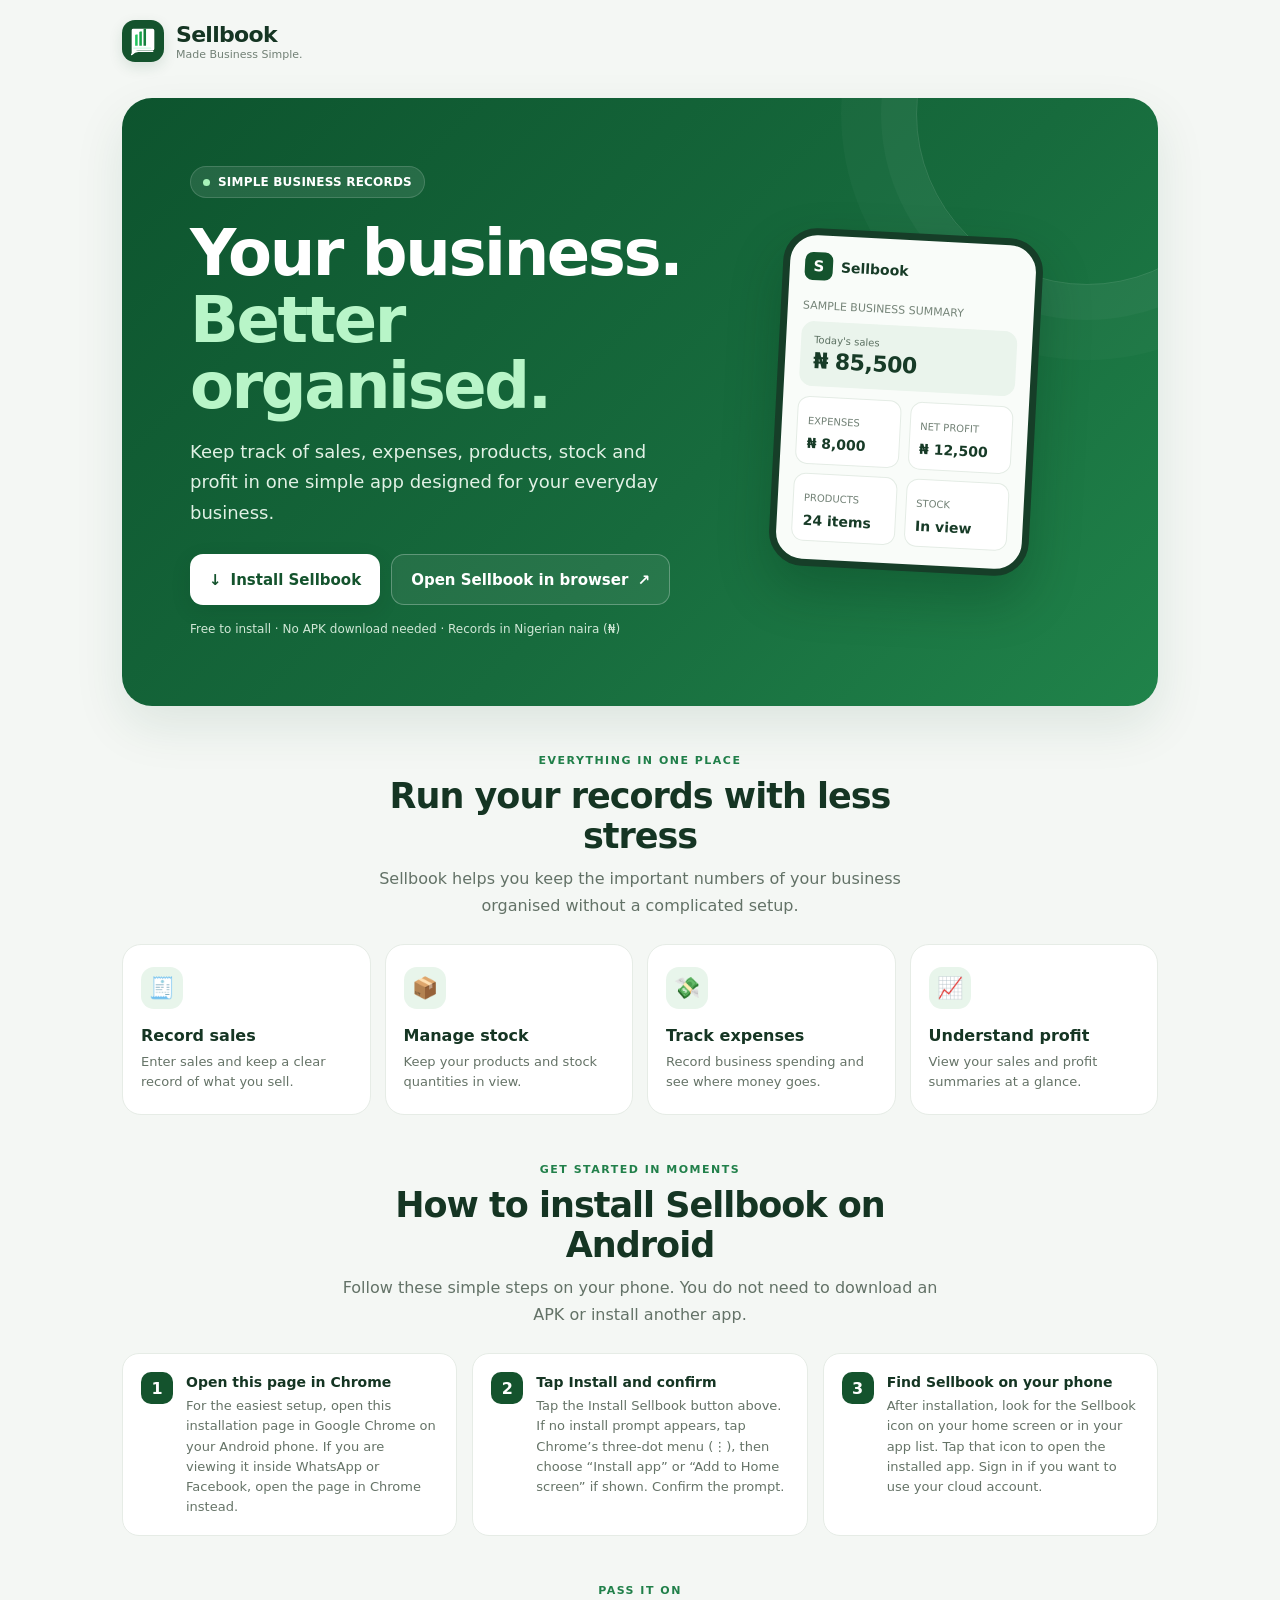
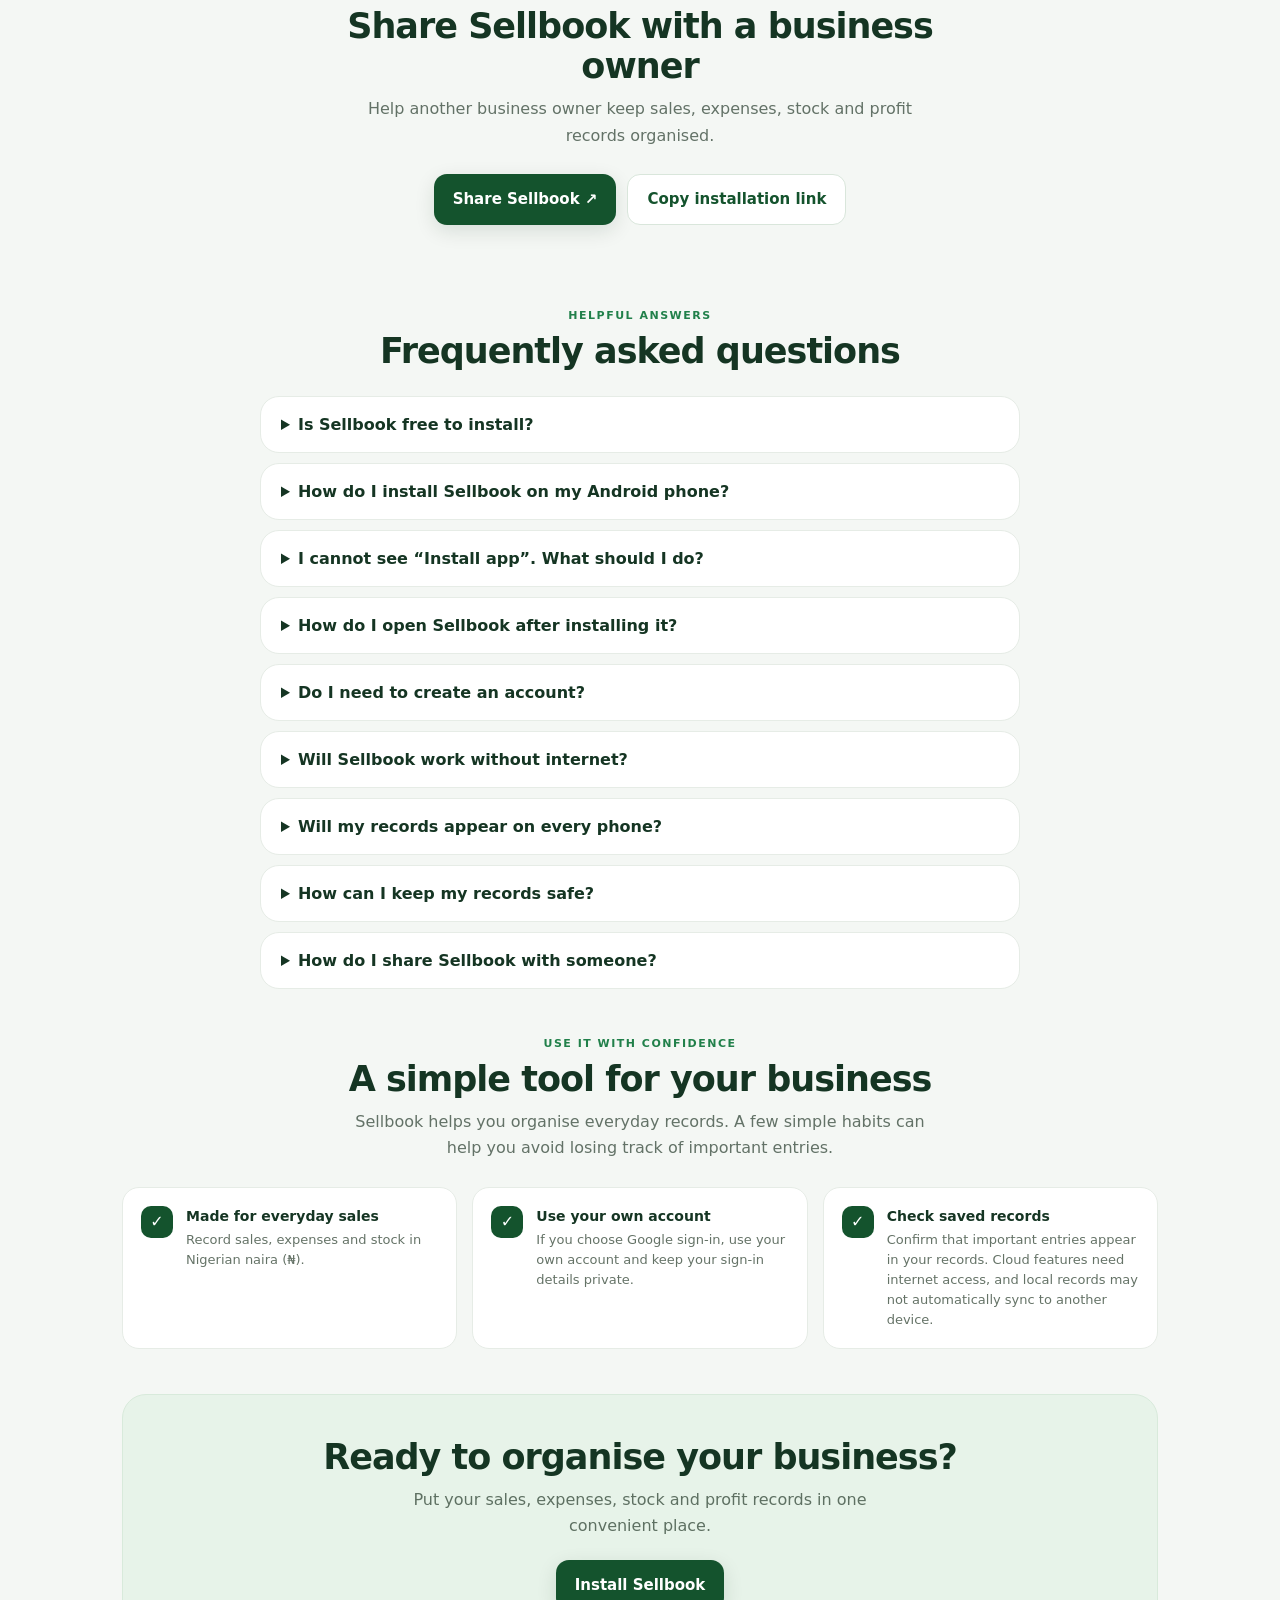
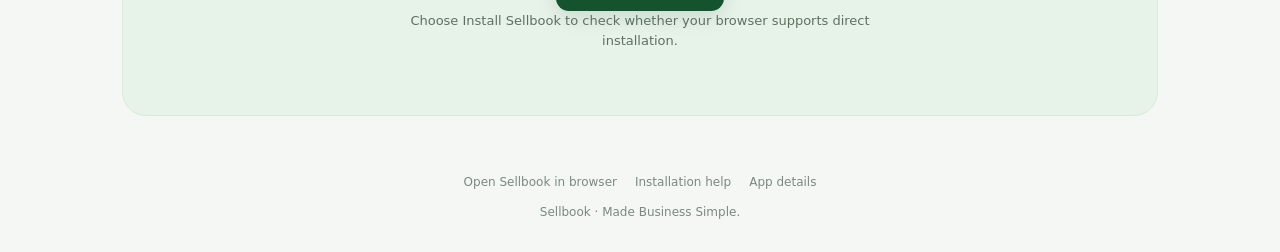
<file: install.html>
<!doctype html>
<html lang="en">
<head>
<meta charset="utf-8">
<meta name="viewport" content="width=device-width, initial-scale=1, viewport-fit=cover">
<meta name="theme-color" content="#14532d">
<meta name="description" content="Sellbook — Made Business Simple. Record sales, manage products and stock, track expenses and review business performance in one place.">
<meta property="og:type" content="website">
<meta property="og:title" content="Sellbook — Made Business Simple.">
<meta property="og:description" content="Made Business Simple. Keep sales, expenses, products, stock and profit organised in one straightforward app.">
<meta property="og:url" content="https://my-sales-book.vercel.app/install.html">
<meta name="twitter:card" content="summary">
<meta name="twitter:title" content="Sellbook — Made Business Simple.">
<meta name="twitter:description" content="Made Business Simple. Record sales, track expenses, manage stock and review business profit with Sellbook.">
<title>Install Sellbook — Made Business Simple.</title>
<link rel="manifest" href="./manifest.webmanifest">
<link rel="icon" href="./icons/icon.svg" type="image/svg+xml">
<style>
:root{font-family:Inter,ui-sans-serif,system-ui,-apple-system,BlinkMacSystemFont,"Segoe UI",sans-serif;color:#153523;background:#f4f7f4;font-synthesis:none;text-rendering:optimizeLegibility;-webkit-font-smoothing:antialiased}
*{box-sizing:border-box}
body{margin:0;min-height:100vh}
a{color:inherit}
.topbar{max-width:1080px;margin:auto;padding:20px 22px;display:flex;align-items:center;gap:12px}
.brand-icon{width:42px;height:42px;flex:none;border-radius:13px;overflow:hidden;box-shadow:0 5px 14px #14532d20}
.brand-icon svg{display:block;width:100%;height:100%}
.brand-name{font-weight:850;font-size:22px;letter-spacing:-.7px}
.brand-tag{font-size:11px;color:#718075;margin-top:1px}
main{max-width:1080px;margin:auto;padding:16px 22px 56px}
.hero{position:relative;overflow:hidden;border-radius:30px;background:linear-gradient(135deg,#0d542e 0%,#176b3d 58%,#20834a 100%);color:#fff;padding:clamp(28px,6vw,68px);display:grid;grid-template-columns:1.15fr .85fr;align-items:center;gap:32px;box-shadow:0 20px 50px #14532d1a}
.hero:after{content:"";position:absolute;width:340px;height:340px;border:1px solid #ffffff20;border-radius:50%;right:-100px;top:-155px;box-shadow:0 0 0 35px #ffffff08,0 0 0 75px #ffffff06;pointer-events:none}
.eyebrow{display:inline-flex;align-items:center;gap:8px;background:#ffffff18;border:1px solid #ffffff25;border-radius:999px;padding:8px 12px;font-size:12px;font-weight:700;letter-spacing:.2px}
.dot{width:7px;height:7px;border-radius:50%;background:#a7f3b9}
h1{font-size:clamp(37px,6vw,64px);line-height:1.04;letter-spacing:-2.4px;margin:22px 0 17px;max-width:590px}
h1 span{color:#b8f5c8}
.hero-copy{font-size:clamp(15px,2vw,18px);line-height:1.7;color:#e1f1e5;max-width:490px;margin:0 0 26px}
.actions{display:flex;flex-wrap:wrap;gap:11px}
.btn{min-height:51px;padding:14px 19px;border:0;border-radius:13px;display:inline-flex;align-items:center;justify-content:center;gap:9px;font:inherit;font-size:15px;font-weight:700;text-decoration:none;cursor:pointer;transition:transform .15s ease,background .15s ease}
.btn:active{transform:scale(.98)}
.btn-primary{background:#fff;color:#14532d;box-shadow:0 6px 20px #062d171f}
.btn-secondary{background:#ffffff12;border:1px solid #ffffff45;color:#fff}
.hero-note{font-size:12px;color:#d1e8d7;margin:15px 0 0;line-height:1.5}
.phone-wrap{display:flex;justify-content:center;align-items:center;min-height:260px;position:relative;z-index:1}
.phone{width:min(100%,260px);background:#f9fcf9;border:7px solid #163e28;border-radius:34px;padding:17px 15px 18px;color:#173b27;box-shadow:0 24px 50px #032c1745;transform:rotate(3deg)}
.phone-top{display:flex;align-items:center;gap:8px;font-weight:800;font-size:14px;margin-bottom:19px}
.mini-logo{width:28px;height:28px;background:#14532d;color:#fff;border-radius:8px;display:grid;place-items:center;font-size:15px}
.phone-caption{font-size:11px;color:#758478;margin-bottom:9px}
.stat{background:#eaf4ec;border-radius:13px;padding:13px;margin-bottom:10px}
.stat-label{font-size:10px;color:#5c7162}
.stat-value{font-size:22px;font-weight:850;letter-spacing:-.5px;margin-top:3px}
.mini-grid{display:grid;grid-template-columns:1fr 1fr;gap:9px}
.mini-tile{padding:12px 10px;background:#fff;border:1px solid #e4ece5;border-radius:12px}
.mini-tile strong{display:block;font-size:14px;margin-top:7px}
.mini-tile span{font-size:10px;color:#718075}
.section{padding:48px 0 0}
.section-heading{text-align:center;max-width:600px;margin:0 auto 25px}
.kicker{font-size:11px;text-transform:uppercase;letter-spacing:1.5px;font-weight:800;color:#21804a}
h2{font-size:clamp(25px,4vw,35px);letter-spacing:-1px;margin:9px 0 10px}
.section-heading p{margin:0;color:#637267;line-height:1.65}
.features{display:grid;grid-template-columns:repeat(4,1fr);gap:14px}
.feature{background:#fff;border:1px solid #e6ece6;border-radius:19px;padding:22px 18px;min-height:166px}
.feature-icon{width:42px;height:42px;border-radius:13px;background:#e8f5eb;display:grid;place-items:center;font-size:21px;margin-bottom:17px}
.feature h3{font-size:16px;margin:0 0 7px}
.feature p{font-size:13px;color:#657367;line-height:1.55;margin:0}
.steps{display:grid;grid-template-columns:repeat(3,1fr);gap:15px}
.step{display:flex;gap:13px;background:#fff;border:1px solid #e6ece6;border-radius:17px;padding:18px}
.step-num{flex:none;width:32px;height:32px;border-radius:10px;background:#14532d;color:white;display:grid;place-items:center;font-weight:800}
.step h3{font-size:14px;margin:2px 0 6px}
.step p{font-size:13px;color:#657367;line-height:1.55;margin:0}
.final-cta{margin-top:45px;background:#e7f3e9;border:1px solid #d8eadb;border-radius:24px;padding:clamp(25px,5vw,42px);text-align:center}
.final-cta h2{margin-top:0}
.final-cta p{color:#5e7062;line-height:1.6;margin:0 auto 21px;max-width:520px}
.final-cta .btn-primary{background:#14532d;color:white}
.status{min-height:22px;font-size:13px;line-height:1.55;color:#526c59;margin:14px auto 0;max-width:560px}
footer{max-width:1080px;margin:auto;padding:0 22px 30px;text-align:center;color:#7b897e;font-size:12px;line-height:1.7}
.footer-links{display:flex;justify-content:center;gap:18px;flex-wrap:wrap;margin-bottom:9px}
.footer-links a{text-decoration:none}
.footer-links a:hover{text-decoration:underline}
.mobile-install-bar{display:none}
details[open] summary{color:#14532d}
summary:focus-visible,a:focus-visible,button:focus-visible{outline:3px solid #70bd88;outline-offset:3px}
@media(max-width:760px){.hero{grid-template-columns:1fr;gap:12px;padding:30px 24px}.hero-copy{max-width:540px}.phone-wrap{min-height:220px;margin-top:10px}.phone{width:225px}.features{grid-template-columns:repeat(2,1fr)}.steps{grid-template-columns:1fr}.section{padding-top:39px}h1{letter-spacing:-1.7px}}
@media(max-width:390px){main{padding-left:14px;padding-right:14px}.topbar{padding-left:17px;padding-right:17px}.hero{padding:26px 19px;border-radius:24px}.features{gap:9px}.feature{padding:17px 14px}.actions .btn{width:100%}}
@media(max-width:600px){body{padding-bottom:76px}.mobile-install-bar{position:fixed;z-index:10;left:0;right:0;bottom:0;display:flex;align-items:center;gap:12px;padding:10px 14px calc(10px + env(safe-area-inset-bottom));background:#ffffffed;backdrop-filter:blur(12px);border-top:1px solid #dfe8e0;box-shadow:0 -8px 24px #163d2510}.mobile-install-copy{font-size:12px;line-height:1.3;color:#536657;flex:1}.mobile-install-copy strong{display:block;color:#173b27;font-size:14px}.mobile-install-bar .btn{min-height:43px;padding:11px 14px;font-size:13px;white-space:nowrap}}
@media(prefers-reduced-motion:reduce){*{transition:none!important}}
</style>
</head>
<body>
<header class="topbar">
 <div class="brand-icon" aria-hidden="true"><svg xmlns="http://www.w3.org/2000/svg" viewBox="0 0 512 512"><rect width="512" height="512" rx="112" fill="#14532d"/><path d="M118 126Q118 108 138 108H374Q394 108 394 128V350Q394 370 374 370H198Q174 370 158 389L118 420Z" fill="#fff"/><path d="M160 315V190Q160 178 172 178H191V315Z" fill="#22c55e"/><path d="M211 315V153Q211 141 223 141H242V315Z" fill="#16a34a"/><path d="M262 315V120Q262 108 274 108H293V315Z" fill="#15803d"/><path d="M143 342H350" fill="none" stroke="#d1fae5" stroke-width="14" stroke-linecap="round"/><path d="M118 420Q155 381 198 381H374" fill="none" stroke="#fff" stroke-width="19" stroke-linecap="round" stroke-linejoin="round"/></svg></div>
 <div><div class="brand-name">Sellbook</div><div class="brand-tag">Made Business Simple.</div></div>
</header>
<main>
 <section class="hero" aria-labelledby="hero-title">
  <div>
   <div class="eyebrow"><span class="dot"></span> SIMPLE BUSINESS RECORDS</div>
   <h1 id="hero-title">Your business.<br><span>Better organised.</span></h1>
   <p class="hero-copy">Keep track of sales, expenses, products, stock and profit in one simple app designed for your everyday business.</p>
   <div class="actions">
    <button class="btn btn-primary" id="install-top" type="button"><span aria-hidden="true">↓</span> Install Sellbook</button>
    <a class="btn btn-secondary" href="./">Open Sellbook in browser <span aria-hidden="true">↗</span></a>
   </div>
   <p class="hero-note">Free to install · No APK download needed · Records in Nigerian naira (₦)</p>
  </div>
  <div class="phone-wrap" aria-label="Illustration of the Sellbook app on a phone">
   <div class="phone">
    <div class="phone-top"><div class="mini-logo">S</div> Sellbook</div>
    <div class="phone-caption">SAMPLE BUSINESS SUMMARY</div>
    <div class="stat"><div class="stat-label">Today's sales</div><div class="stat-value">₦ 85,500</div></div>
    <div class="mini-grid">
     <div class="mini-tile"><span>EXPENSES</span><strong>₦ 8,000</strong></div>
     <div class="mini-tile"><span>NET PROFIT</span><strong>₦ 12,500</strong></div>
     <div class="mini-tile"><span>PRODUCTS</span><strong>24 items</strong></div>
     <div class="mini-tile"><span>STOCK</span><strong>In view</strong></div>
    </div>
   </div>
  </div>
 </section>
 <section class="section" aria-labelledby="features-title">
  <div class="section-heading"><div class="kicker">Everything in one place</div><h2 id="features-title">Run your records with less stress</h2><p>Sellbook helps you keep the important numbers of your business organised without a complicated setup.</p></div>
  <div class="features">
   <article class="feature"><div class="feature-icon" aria-hidden="true">🧾</div><h3>Record sales</h3><p>Enter sales and keep a clear record of what you sell.</p></article>
   <article class="feature"><div class="feature-icon" aria-hidden="true">📦</div><h3>Manage stock</h3><p>Keep your products and stock quantities in view.</p></article>
   <article class="feature"><div class="feature-icon" aria-hidden="true">💸</div><h3>Track expenses</h3><p>Record business spending and see where money goes.</p></article>
   <article class="feature"><div class="feature-icon" aria-hidden="true">📈</div><h3>Understand profit</h3><p>View your sales and profit summaries at a glance.</p></article>
  </div>
 </section>
 <section class="section" aria-labelledby="steps-title">
  <div class="section-heading"><div class="kicker">Get started in moments</div><h2 id="steps-title">How to install Sellbook on Android</h2><p>Follow these simple steps on your phone. You do not need to download an APK or install another app.</p></div>
  <div class="steps">
   <article class="step"><div class="step-num">1</div><div><h3>Open this page in Chrome</h3><p>For the easiest setup, open this installation page in Google Chrome on your Android phone. If you are viewing it inside WhatsApp or Facebook, open the page in Chrome instead.</p></div></article>
   <article class="step"><div class="step-num">2</div><div><h3>Tap Install and confirm</h3><p>Tap the Install Sellbook button above. If no install prompt appears, tap Chrome’s three-dot menu (⋮), then choose “Install app” or “Add to Home screen” if shown. Confirm the prompt.</p></div></article>
   <article class="step"><div class="step-num">3</div><div><h3>Find Sellbook on your phone</h3><p>After installation, look for the Sellbook icon on your home screen or in your app list. Tap that icon to open the installed app. Sign in if you want to use your cloud account.</p></div></article>
  </div>
 </section>
 <section class="section" aria-labelledby="share-title">
  <div class="section-heading"><div class="kicker">Pass it on</div><h2 id="share-title">Share Sellbook with a business owner</h2><p>Help another business owner keep sales, expenses, stock and profit records organised.</p></div>
  <div class="actions" style="justify-content:center">
   <button class="btn btn-primary" id="share-sellbook" type="button" style="background:#14532d;color:white">Share Sellbook ↗</button>
   <button class="btn" id="copy-link" type="button" style="background:#fff;color:#14532d;border:1px solid #d9e6db">Copy installation link</button>
  </div>
  <p class="status" id="share-status" role="status" aria-live="polite"></p>
 </section>
 <section class="section" id="faq" aria-labelledby="faq-title">
  <div class="section-heading"><div class="kicker">Helpful answers</div><h2 id="faq-title">Frequently asked questions</h2></div>
  <div style="max-width:760px;margin:auto;display:grid;gap:10px">
   <details class="feature" style="min-height:0;padding:18px 20px"><summary style="font-weight:750;cursor:pointer">Is Sellbook free to install?</summary><p style="margin:12px 0 0">Yes, installing Sellbook from this page is free. It is a web app, so you do not need to download an APK file. Your phone or browser may use mobile data while loading the page or using online features.</p></details>
   <details class="feature" style="min-height:0;padding:18px 20px"><summary style="font-weight:750;cursor:pointer">How do I install Sellbook on my Android phone?</summary><p style="margin:12px 0 0">Open this page in Google Chrome. Tap “Install Sellbook” and follow the prompt. If the button does not bring up a prompt, open Chrome’s three-dot menu (⋮) and look for “Install app” or “Add to Home screen”. The wording can vary by phone and browser. If neither option appears, update Chrome if possible and try again from the main Chrome browser.</p></details>
   <details class="feature" style="min-height:0;padding:18px 20px"><summary style="font-weight:750;cursor:pointer">I cannot see “Install app”. What should I do?</summary><p style="margin:12px 0 0">First, make sure you opened the installation page in Chrome rather than inside another app. Then check Chrome’s ⋮ menu for “Install app” or “Add to Home screen”. If the options are still missing, your browser or current page session may not support installation. You can still use Sellbook in your browser.</p></details>
   <details class="feature" style="min-height:0;padding:18px 20px"><summary style="font-weight:750;cursor:pointer">How do I open Sellbook after installing it?</summary><p style="margin:12px 0 0">Return to your phone’s home screen or app list and tap the Sellbook icon. A normal website link may open in Chrome instead of switching to the installed app. To launch the installed version, use its icon.</p></details>
   <details class="feature" style="min-height:0;padding:18px 20px"><summary style="font-weight:750;cursor:pointer">Do I need to create an account?</summary><p style="margin:12px 0 0">You can open the app and see the available options. To use the cloud account features, sign in with Google inside Sellbook. Make sure you use the Google account you intend to use for your business records.</p></details>
   <details class="feature" style="min-height:0;padding:18px 20px"><summary style="font-weight:750;cursor:pointer">Will Sellbook work without internet?</summary><p style="margin:12px 0 0">Some parts of a web app may load if they were saved on your device, but cloud sign-in, cloud records and synchronisation require an internet connection. Do not rely on offline use for important transactions unless you have tested the exact features on your phone. Reconnect to use cloud features.</p></details>
   <details class="feature" style="min-height:0;padding:18px 20px"><summary style="font-weight:750;cursor:pointer">Will my records appear on every phone?</summary><p style="margin:12px 0 0">Cloud records are associated with the account you sign in with. Records saved only in a browser on one device may remain separate from cloud records and may not automatically appear on another phone. Use the correct account and confirm that a record has saved successfully.</p></details>
   <details class="feature" style="min-height:0;padding:18px 20px"><summary style="font-weight:750;cursor:pointer">How can I keep my records safe?</summary><p style="margin:12px 0 0">Keep your phone and Google account secure, never share your password, and check that important entries have saved. If the app offers an export or backup option, make a backup regularly and store it somewhere safe. Do not assume installing the app automatically backs up every record.</p></details>
   <details class="feature" style="min-height:0;padding:18px 20px"><summary style="font-weight:750;cursor:pointer">How do I share Sellbook with someone?</summary><p style="margin:12px 0 0">Tap “Share Sellbook” and choose WhatsApp or another app. Or tap “Copy installation link” and paste the link into a message. The person receiving it can open the page on their own phone and install Sellbook.</p></details>
  </div>
 </section>
 <section class="section" aria-labelledby="privacy-title">
  <div class="section-heading"><div class="kicker">Use it with confidence</div><h2 id="privacy-title">A simple tool for your business</h2><p>Sellbook helps you organise everyday records. A few simple habits can help you avoid losing track of important entries.</p></div>
  <div class="steps">
   <article class="step"><div class="step-num" aria-hidden="true">✓</div><div><h3>Made for everyday sales</h3><p>Record sales, expenses and stock in Nigerian naira (₦).</p></div></article>
   <article class="step"><div class="step-num" aria-hidden="true">✓</div><div><h3>Use your own account</h3><p>If you choose Google sign-in, use your own account and keep your sign-in details private.</p></div></article>
   <article class="step"><div class="step-num" aria-hidden="true">✓</div><div><h3>Check saved records</h3><p>Confirm that important entries appear in your records. Cloud features need internet access, and local records may not automatically sync to another device.</p></div></article>
  </div>
 </section>
 <section class="final-cta" aria-labelledby="cta-title">
  <h2 id="cta-title">Ready to organise your business?</h2>
  <p>Put your sales, expenses, stock and profit records in one convenient place.</p>
  <button class="btn btn-primary" id="install-bottom" type="button">Install Sellbook</button>
  <p class="status" id="status" role="status" aria-live="polite">Choose Install Sellbook to check whether your browser supports direct installation.</p>
  <a id="open-after-install" href="./" style="display:none;font-weight:700;color:#14532d">Open Sellbook</a>
 </section>
</main>
<div class="mobile-install-bar" aria-label="Quick install">
 <div class="mobile-install-copy"><strong>Get Sellbook on your phone</strong>Free to install</div>
 <button class="btn btn-primary" id="install-mobile" type="button" style="background:#14532d;color:#fff">Install app</button>
</div>
<footer>
 <div class="footer-links"><a href="./">Open Sellbook in browser</a><a href="#faq">Installation help</a><a href="https://my-sales-book.vercel.app/manifest.webmanifest">App details</a></div>
 <div>Sellbook · Made Business Simple.</div>
</footer>
<script>
let deferredInstallPrompt = null;
const status = document.getElementById('status');
const installButtons = [document.getElementById('install-top'), document.getElementById('install-bottom'), document.getElementById('install-mobile')];
const openAfterInstall = document.getElementById('open-after-install');
const isInstalled = () => window.matchMedia('(display-mode: standalone)').matches || window.navigator.standalone === true;
function showInstalledState(){
 if(isInstalled()){
  installButtons.forEach(button => { button.textContent = 'Sellbook is installed'; button.disabled = true; button.style.opacity = '.75'; });
  status.textContent = 'Sellbook is already installed on this device. You can open it now.';
  openAfterInstall.style.display = 'inline-block';
 }
}
window.addEventListener('beforeinstallprompt', event => {
 event.preventDefault();
 deferredInstallPrompt = event;
 status.textContent = 'Your browser supports direct installation. Tap Install Sellbook to continue.';
});
async function installSellbook(){
 if(isInstalled()){ showInstalledState(); return; }
 if(deferredInstallPrompt){
  deferredInstallPrompt.prompt();
  const result = await deferredInstallPrompt.userChoice;
  status.textContent = result.outcome === 'accepted' ? 'Installation accepted. Wait for your phone to finish, then look for the Sellbook icon on your home screen or in your app list.' : 'Installation was cancelled. You can try again whenever you are ready, or use Chrome’s ⋮ menu and look for “Install app” or “Add to Home screen”.';
  deferredInstallPrompt = null;
  return;
 }
 status.textContent = 'To install: open this page in Chrome, tap the three dots (⋮), then choose “Install app” or “Add to Home screen”. If neither option appears, your browser may not currently offer installation.';
}
installButtons.forEach(button => button.addEventListener('click', installSellbook));
window.addEventListener('appinstalled', () => {
 status.textContent = 'Sellbook was installed successfully. Open it from your home screen.';
 openAfterInstall.style.display = 'inline-block';
 installButtons.forEach(button => { button.textContent = 'Sellbook is installed'; button.disabled = true; });
});
showInstalledState();

const installPageUrl = 'https://my-sales-book.vercel.app/install.html';
const shareStatus = document.getElementById('share-status');
document.getElementById('share-sellbook').addEventListener('click', async () => {
 const shareData = {title:'Sellbook', text:'Sellbook — Made Business Simple. Record sales, expenses, stock and business profit in one simple app.', url:installPageUrl};
 try {
  if (navigator.share) { await navigator.share(shareData); shareStatus.textContent='Choose an app or contact to share Sellbook.'; }
  else { await navigator.clipboard.writeText(installPageUrl); shareStatus.textContent='Installation link copied. Paste it into WhatsApp or any message.'; }
 } catch (error) {
  if (error && error.name !== 'AbortError') shareStatus.textContent='You can copy the link below and send it to anyone: ' + installPageUrl;
 }
});
document.getElementById('copy-link').addEventListener('click', async () => {
 try { await navigator.clipboard.writeText(installPageUrl); shareStatus.textContent='Installation link copied. Paste it into WhatsApp, Facebook or a message.'; }
 catch (error) { shareStatus.textContent='Copy this link: ' + installPageUrl; }
});
</script>
</body>
</html>
</file>
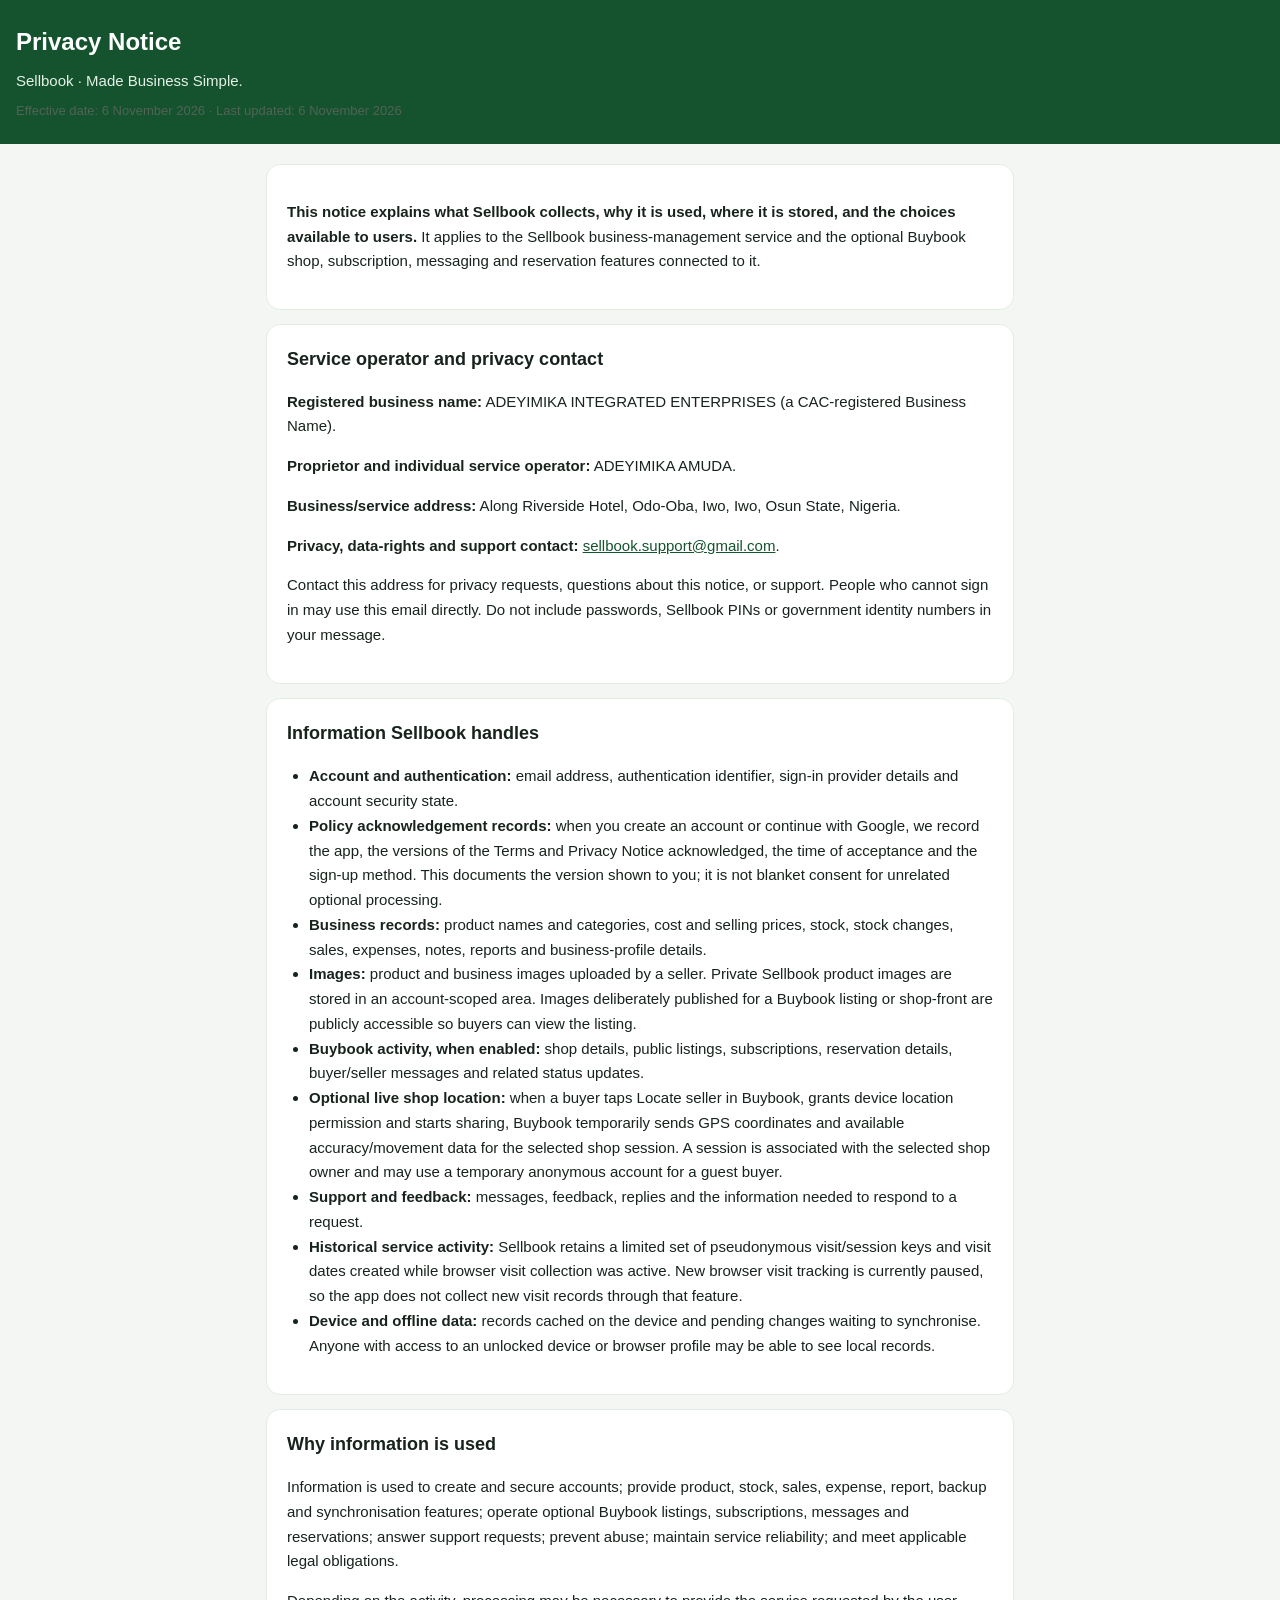
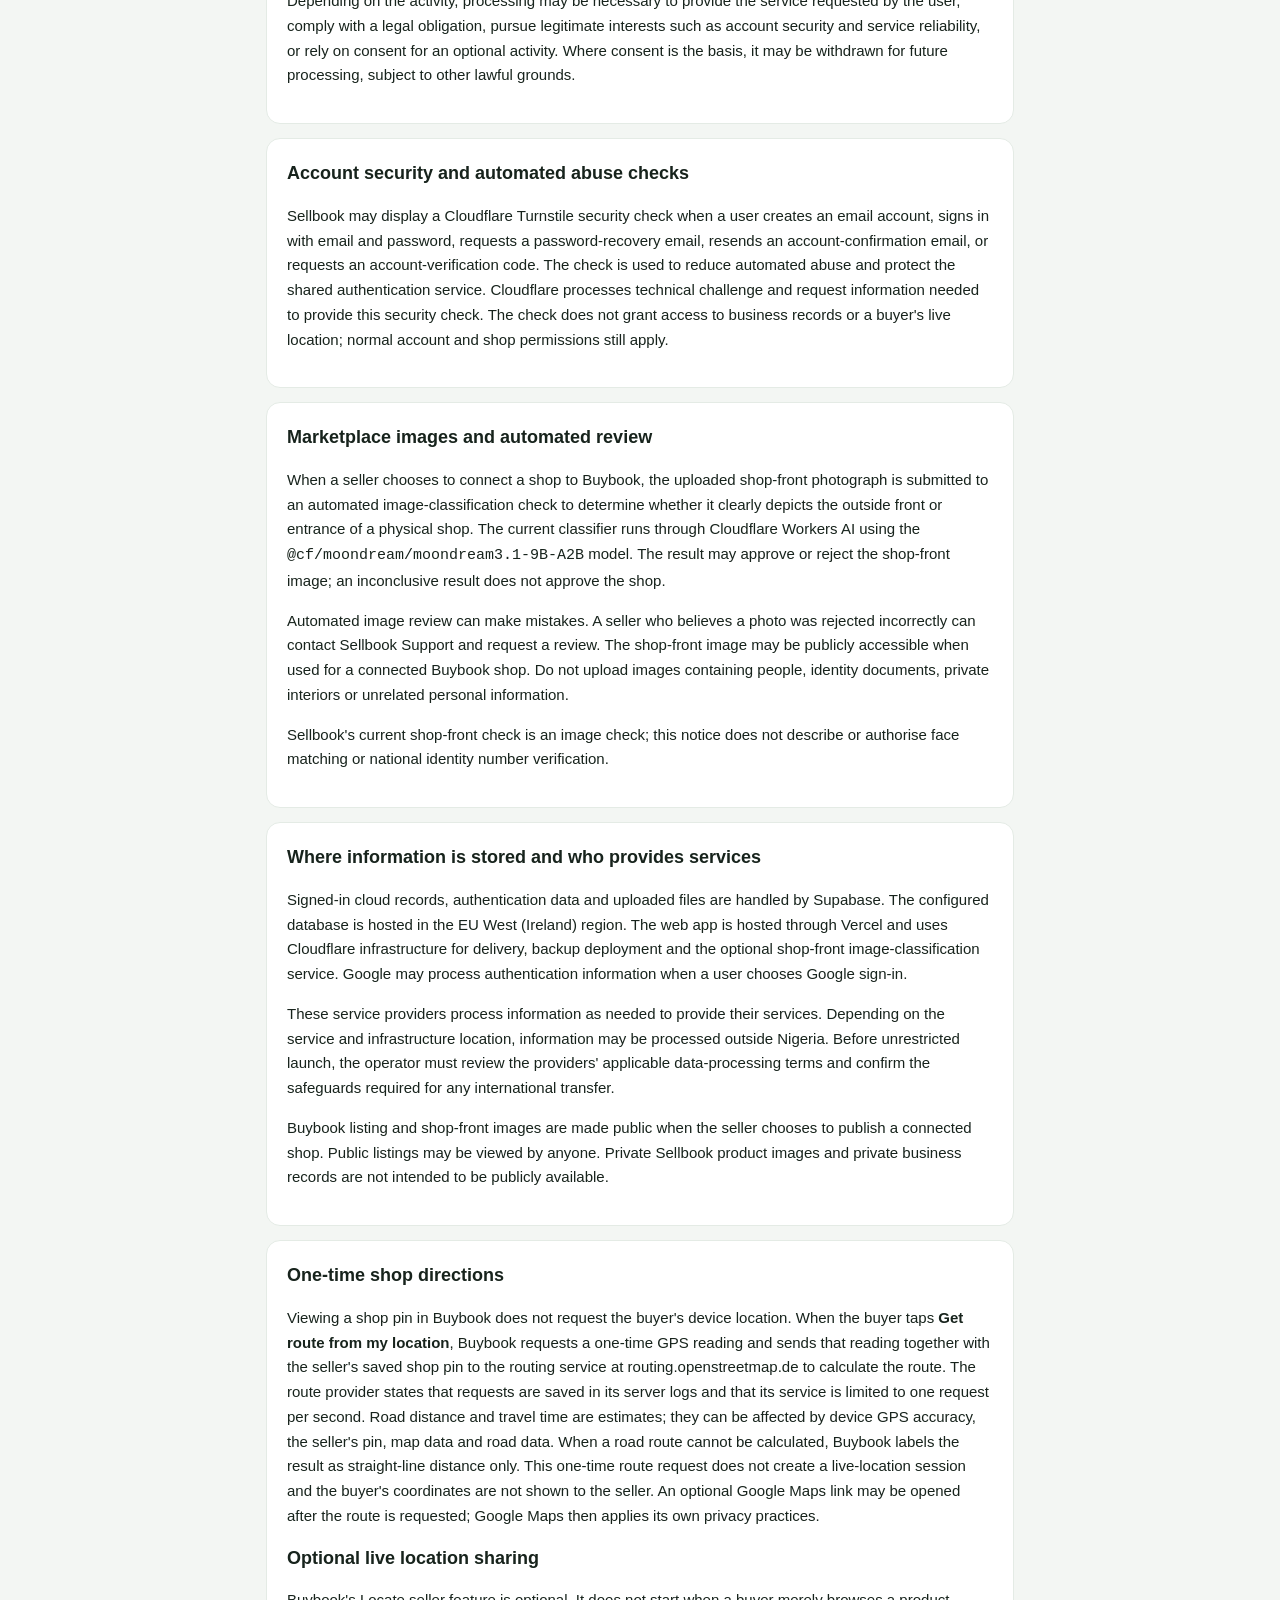
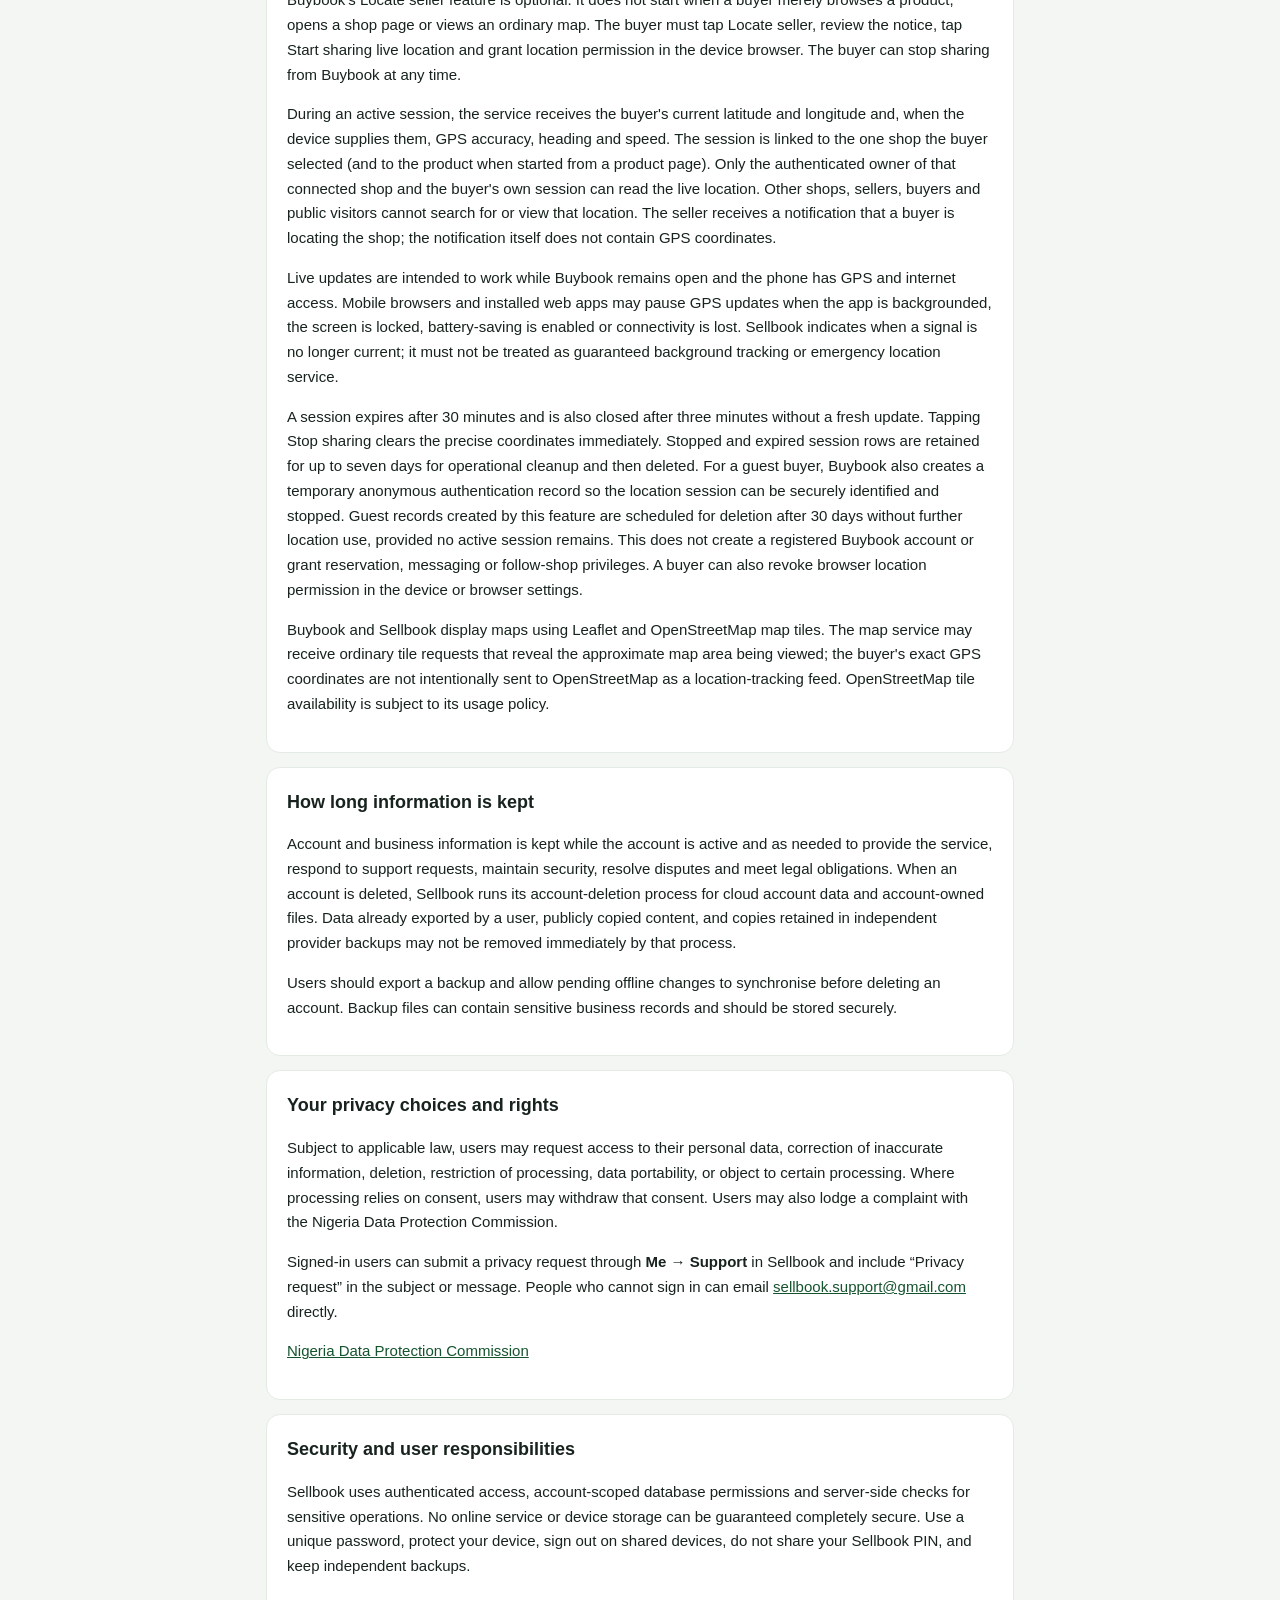
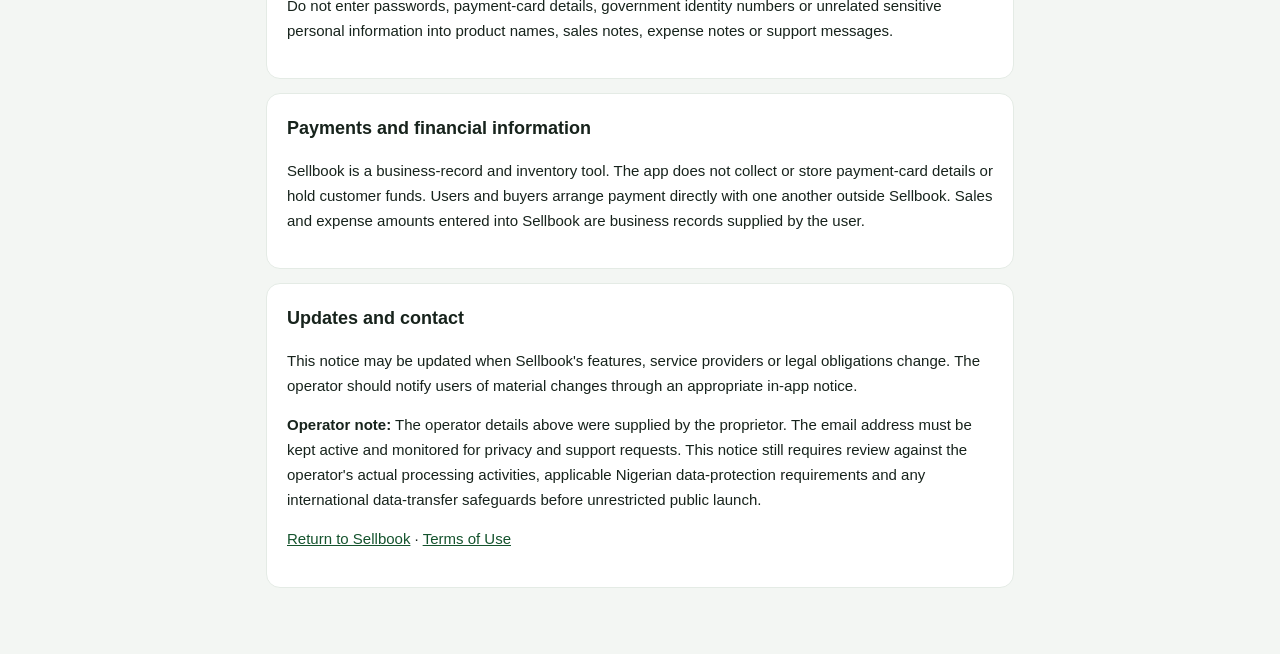
<file: privacy.html>
<!doctype html>
<html lang="en">
<head>
<meta charset="utf-8">
<meta name="viewport" content="width=device-width,initial-scale=1">
<meta name="theme-color" content="#14532d">
<meta name="description" content="How Sellbook handles account, business, support and marketplace information.">
<title>Privacy Notice · Sellbook</title>
<style>
:root{font-family:Arial,sans-serif;color:#17231c;background:#f3f6f3}*{box-sizing:border-box}body{margin:0;line-height:1.65}header{background:#14532d;color:#fff;padding:22px 16px}header p{margin:7px 0 0;color:#e5f1e8}main{max-width:780px;margin:20px auto;padding:0 16px 34px}.card{background:#fff;border:1px solid #e4ebe5;border-radius:14px;padding:20px;margin-bottom:14px}h1{font-size:24px;margin:0}h2{font-size:18px;margin:0 0 10px}p,li{font-size:15px}ul{padding-left:22px}a{color:#14532d}small{color:#526358}.notice{border-left:4px solid #b7791f;background:#fff8e8}.notice strong{color:#754b13}.meta{font-size:13px;color:#526358}
</style>
</head>
<body>
<header><h1>Privacy Notice</h1><p>Sellbook · Made Business Simple.</p><p class="meta">Effective date: 6 November 2026 · Last updated: 6 November 2026</p></header>
<main>
<section class="card">
<p><strong>This notice explains what Sellbook collects, why it is used, where it is stored, and the choices available to users.</strong> It applies to the Sellbook business-management service and the optional Buybook shop, subscription, messaging and reservation features connected to it.</p>
</section>
<section class="card">
<h2>Service operator and privacy contact</h2>
<p><strong>Registered business name:</strong> ADEYIMIKA INTEGRATED ENTERPRISES (a CAC-registered Business Name).</p>
<p><strong>Proprietor and individual service operator:</strong> ADEYIMIKA AMUDA.</p>
<p><strong>Business/service address:</strong> Along Riverside Hotel, Odo-Oba, Iwo, Iwo, Osun State, Nigeria.</p>
<p><strong>Privacy, data-rights and support contact:</strong> <a href="mailto:sellbook.support@gmail.com">sellbook.support@gmail.com</a>.</p>
<p>Contact this address for privacy requests, questions about this notice, or support. People who cannot sign in may use this email directly. Do not include passwords, Sellbook PINs or government identity numbers in your message.</p>
</section>
<section class="card">
<h2>Information Sellbook handles</h2>
<ul>
<li><strong>Account and authentication:</strong> email address, authentication identifier, sign-in provider details and account security state.</li>
<li><strong>Policy acknowledgement records:</strong> when you create an account or continue with Google, we record the app, the versions of the Terms and Privacy Notice acknowledged, the time of acceptance and the sign-up method. This documents the version shown to you; it is not blanket consent for unrelated optional processing.</li>
<li><strong>Business records:</strong> product names and categories, cost and selling prices, stock, stock changes, sales, expenses, notes, reports and business-profile details.</li>
<li><strong>Images:</strong> product and business images uploaded by a seller. Private Sellbook product images are stored in an account-scoped area. Images deliberately published for a Buybook listing or shop-front are publicly accessible so buyers can view the listing.</li>
<li><strong>Buybook activity, when enabled:</strong> shop details, public listings, subscriptions, reservation details, buyer/seller messages and related status updates.</li>
<li><strong>Optional live shop location:</strong> when a buyer taps Locate seller in Buybook, grants device location permission and starts sharing, Buybook temporarily sends GPS coordinates and available accuracy/movement data for the selected shop session. A session is associated with the selected shop owner and may use a temporary anonymous account for a guest buyer.</li>
<li><strong>Support and feedback:</strong> messages, feedback, replies and the information needed to respond to a request.</li>
<li><strong>Historical service activity:</strong> Sellbook retains a limited set of pseudonymous visit/session keys and visit dates created while browser visit collection was active. New browser visit tracking is currently paused, so the app does not collect new visit records through that feature.</li>
<li><strong>Device and offline data:</strong> records cached on the device and pending changes waiting to synchronise. Anyone with access to an unlocked device or browser profile may be able to see local records.</li>
</ul>
</section>
<section class="card">
<h2>Why information is used</h2>
<p>Information is used to create and secure accounts; provide product, stock, sales, expense, report, backup and synchronisation features; operate optional Buybook listings, subscriptions, messages and reservations; answer support requests; prevent abuse; maintain service reliability; and meet applicable legal obligations.</p>
<p>Depending on the activity, processing may be necessary to provide the service requested by the user, comply with a legal obligation, pursue legitimate interests such as account security and service reliability, or rely on consent for an optional activity. Where consent is the basis, it may be withdrawn for future processing, subject to other lawful grounds.</p>
</section>
<section class="card">
<h2>Account security and automated abuse checks</h2>
<p>Sellbook may display a Cloudflare Turnstile security check when a user creates an email account, signs in with email and password, requests a password-recovery email, resends an account-confirmation email, or requests an account-verification code. The check is used to reduce automated abuse and protect the shared authentication service. Cloudflare processes technical challenge and request information needed to provide this security check. The check does not grant access to business records or a buyer's live location; normal account and shop permissions still apply.</p>
</section>
<section class="card">
<h2>Marketplace images and automated review</h2>
<p>When a seller chooses to connect a shop to Buybook, the uploaded shop-front photograph is submitted to an automated image-classification check to determine whether it clearly depicts the outside front or entrance of a physical shop. The current classifier runs through Cloudflare Workers AI using the <code>@cf/moondream/moondream3.1-9B-A2B</code> model. The result may approve or reject the shop-front image; an inconclusive result does not approve the shop.</p>
<p>Automated image review can make mistakes. A seller who believes a photo was rejected incorrectly can contact Sellbook Support and request a review. The shop-front image may be publicly accessible when used for a connected Buybook shop. Do not upload images containing people, identity documents, private interiors or unrelated personal information.</p>
<p>Sellbook's current shop-front check is an image check; this notice does not describe or authorise face matching or national identity number verification.</p>
</section>
<section class="card">
<h2>Where information is stored and who provides services</h2>
<p>Signed-in cloud records, authentication data and uploaded files are handled by Supabase. The configured database is hosted in the EU West (Ireland) region. The web app is hosted through Vercel and uses Cloudflare infrastructure for delivery, backup deployment and the optional shop-front image-classification service. Google may process authentication information when a user chooses Google sign-in.</p>
<p>These service providers process information as needed to provide their services. Depending on the service and infrastructure location, information may be processed outside Nigeria. Before unrestricted launch, the operator must review the providers' applicable data-processing terms and confirm the safeguards required for any international transfer.</p>
<p>Buybook listing and shop-front images are made public when the seller chooses to publish a connected shop. Public listings may be viewed by anyone. Private Sellbook product images and private business records are not intended to be publicly available.</p>
</section>
<section class="card">
<h2>One-time shop directions</h2>
<p>Viewing a shop pin in Buybook does not request the buyer's device location. When the buyer taps <strong>Get route from my location</strong>, Buybook requests a one-time GPS reading and sends that reading together with the seller's saved shop pin to the routing service at routing.openstreetmap.de to calculate the route. The route provider states that requests are saved in its server logs and that its service is limited to one request per second. Road distance and travel time are estimates; they can be affected by device GPS accuracy, the seller's pin, map data and road data. When a road route cannot be calculated, Buybook labels the result as straight-line distance only. This one-time route request does not create a live-location session and the buyer's coordinates are not shown to the seller. An optional Google Maps link may be opened after the route is requested; Google Maps then applies its own privacy practices.</p>
<h2>Optional live location sharing</h2>
<p>Buybook's Locate seller feature is optional. It does not start when a buyer merely browses a product, opens a shop page or views an ordinary map. The buyer must tap Locate seller, review the notice, tap Start sharing live location and grant location permission in the device browser. The buyer can stop sharing from Buybook at any time.</p>
<p>During an active session, the service receives the buyer's current latitude and longitude and, when the device supplies them, GPS accuracy, heading and speed. The session is linked to the one shop the buyer selected (and to the product when started from a product page). Only the authenticated owner of that connected shop and the buyer's own session can read the live location. Other shops, sellers, buyers and public visitors cannot search for or view that location. The seller receives a notification that a buyer is locating the shop; the notification itself does not contain GPS coordinates.</p>
<p>Live updates are intended to work while Buybook remains open and the phone has GPS and internet access. Mobile browsers and installed web apps may pause GPS updates when the app is backgrounded, the screen is locked, battery-saving is enabled or connectivity is lost. Sellbook indicates when a signal is no longer current; it must not be treated as guaranteed background tracking or emergency location service.</p>
<p>A session expires after 30 minutes and is also closed after three minutes without a fresh update. Tapping Stop sharing clears the precise coordinates immediately. Stopped and expired session rows are retained for up to seven days for operational cleanup and then deleted. For a guest buyer, Buybook also creates a temporary anonymous authentication record so the location session can be securely identified and stopped. Guest records created by this feature are scheduled for deletion after 30 days without further location use, provided no active session remains. This does not create a registered Buybook account or grant reservation, messaging or follow-shop privileges. A buyer can also revoke browser location permission in the device or browser settings.</p>
<p>Buybook and Sellbook display maps using Leaflet and OpenStreetMap map tiles. The map service may receive ordinary tile requests that reveal the approximate map area being viewed; the buyer's exact GPS coordinates are not intentionally sent to OpenStreetMap as a location-tracking feed. OpenStreetMap tile availability is subject to its usage policy.</p>
</section>
<section class="card">
<h2>How long information is kept</h2>
<p>Account and business information is kept while the account is active and as needed to provide the service, respond to support requests, maintain security, resolve disputes and meet legal obligations. When an account is deleted, Sellbook runs its account-deletion process for cloud account data and account-owned files. Data already exported by a user, publicly copied content, and copies retained in independent provider backups may not be removed immediately by that process.</p>
<p>Users should export a backup and allow pending offline changes to synchronise before deleting an account. Backup files can contain sensitive business records and should be stored securely.</p>
</section>
<section class="card">
<h2>Your privacy choices and rights</h2>
<p>Subject to applicable law, users may request access to their personal data, correction of inaccurate information, deletion, restriction of processing, data portability, or object to certain processing. Where processing relies on consent, users may withdraw that consent. Users may also lodge a complaint with the Nigeria Data Protection Commission.</p>
<p>Signed-in users can submit a privacy request through <strong>Me → Support</strong> in Sellbook and include “Privacy request” in the subject or message. People who cannot sign in can email <a href="mailto:sellbook.support@gmail.com">sellbook.support@gmail.com</a> directly.</p>
<p><a href="https://ndpc.gov.ng/" target="_blank" rel="noopener noreferrer">Nigeria Data Protection Commission</a></p>
</section>
<section class="card">
<h2>Security and user responsibilities</h2>
<p>Sellbook uses authenticated access, account-scoped database permissions and server-side checks for sensitive operations. No online service or device storage can be guaranteed completely secure. Use a unique password, protect your device, sign out on shared devices, do not share your Sellbook PIN, and keep independent backups.</p>
<p>Do not enter passwords, payment-card details, government identity numbers or unrelated sensitive personal information into product names, sales notes, expense notes or support messages.</p>
</section>
<section class="card">
<h2>Payments and financial information</h2>
<p>Sellbook is a business-record and inventory tool. The app does not collect or store payment-card details or hold customer funds. Users and buyers arrange payment directly with one another outside Sellbook. Sales and expense amounts entered into Sellbook are business records supplied by the user.</p>
</section>
<section class="card">
<h2>Updates and contact</h2>
<p>This notice may be updated when Sellbook's features, service providers or legal obligations change. The operator should notify users of material changes through an appropriate in-app notice.</p>
<p><strong>Operator note:</strong> The operator details above were supplied by the proprietor. The email address must be kept active and monitored for privacy and support requests. This notice still requires review against the operator's actual processing activities, applicable Nigerian data-protection requirements and any international data-transfer safeguards before unrestricted public launch.</p>
<p><a href="./index.html">Return to Sellbook</a> · <a href="./terms.html">Terms of Use</a></p>
</section>
</main>
</body>
</html>
</file>
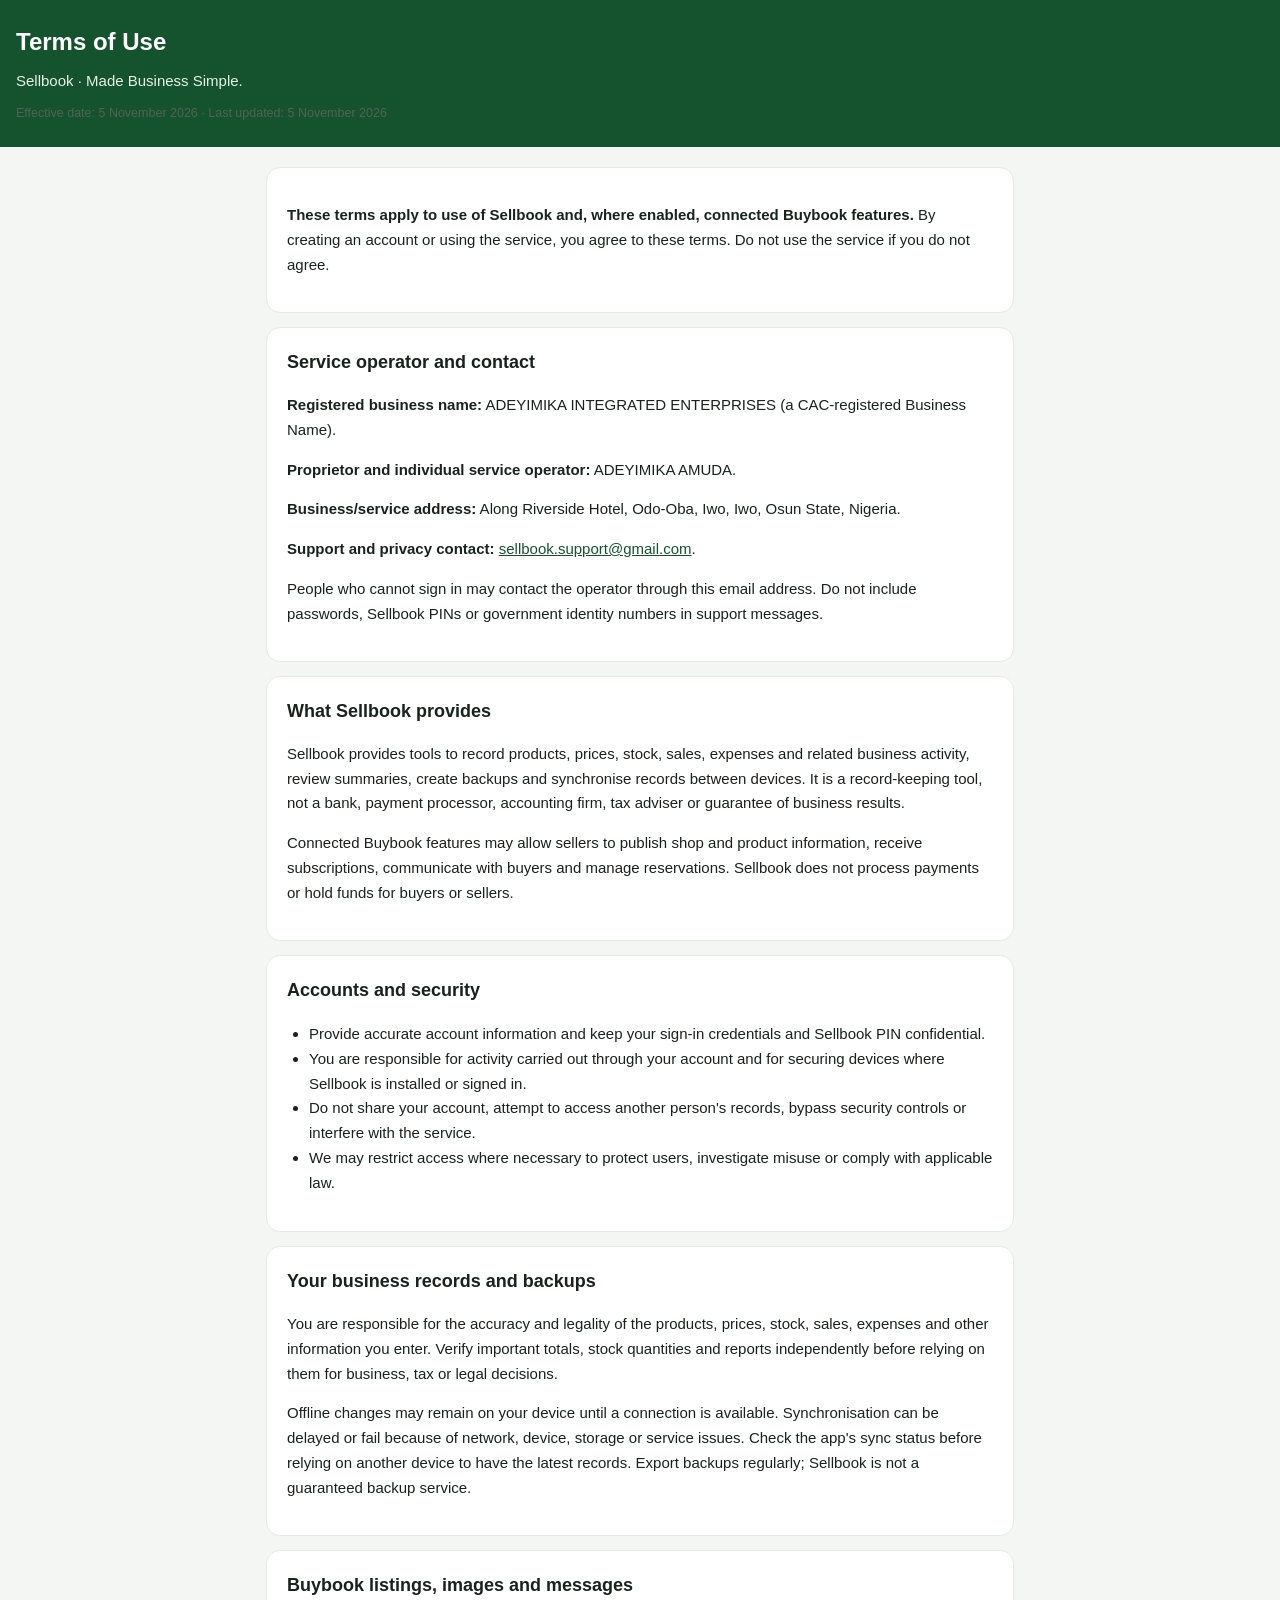
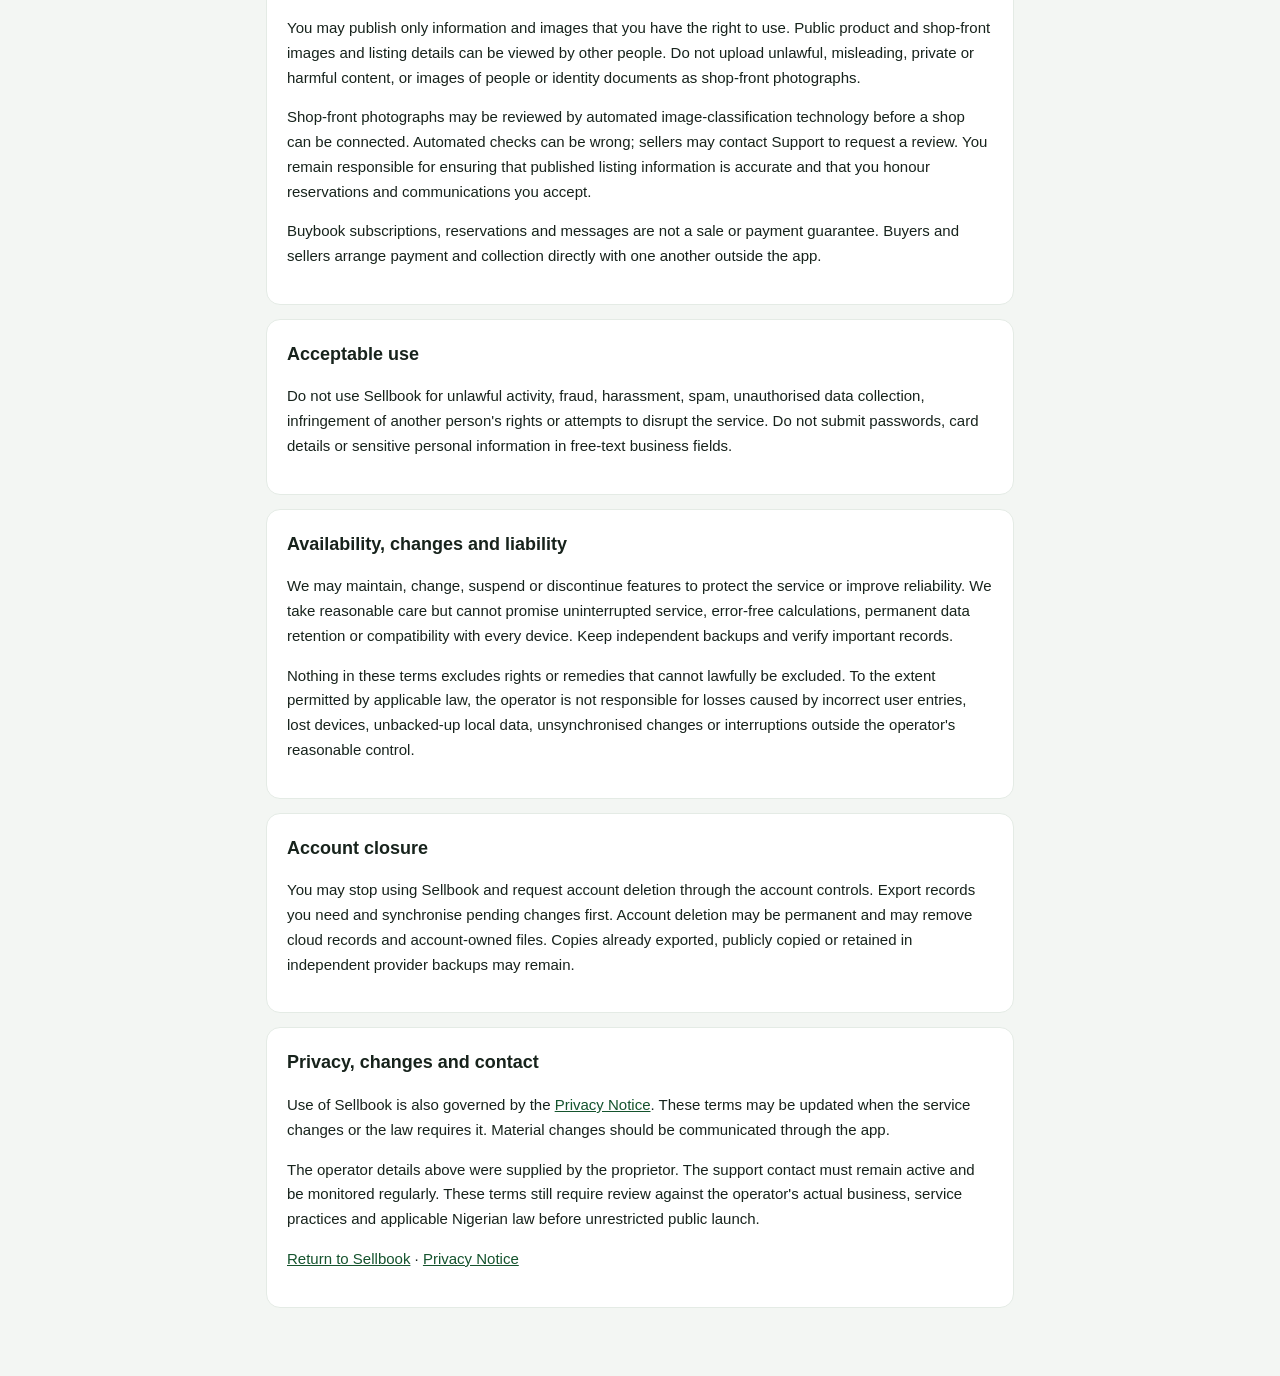
<file: terms.html>
<!doctype html>
<html lang="en">
<head>
<meta charset="utf-8">
<meta name="viewport" content="width=device-width,initial-scale=1">
<meta name="theme-color" content="#14532d">
<meta name="description" content="Terms for using Sellbook business management and connected Buybook features.">
<title>Terms of Use · Sellbook</title>
<style>
:root{font-family:Arial,sans-serif;color:#17231c;background:#f3f6f3}*{box-sizing:border-box}body{margin:0;line-height:1.65}header{background:#14532d;color:#fff;padding:22px 16px}header p{margin:7px 0 0;color:#e5f1e8}main{max-width:780px;margin:20px auto;padding:0 16px 34px}.card{background:#fff;border:1px solid #e4ebe5;border-radius:14px;padding:20px;margin-bottom:14px}h1{font-size:24px;margin:0}h2{font-size:18px;margin:0 0 10px}p,li{font-size:15px}ul{padding-left:22px}a{color:#14532d}small{color:#526358}.notice{border-left:4px solid #b7791f;background:#fff8e8}
</style>
</head>
<body>
<header><h1>Terms of Use</h1><p>Sellbook · Made Business Simple.</p><p><small>Effective date: 5 November 2026 · Last updated: 5 November 2026</small></p></header>
<main>
<section class="card"><p><strong>These terms apply to use of Sellbook and, where enabled, connected Buybook features.</strong> By creating an account or using the service, you agree to these terms. Do not use the service if you do not agree.</p></section>
<section class="card">
<h2>Service operator and contact</h2>
<p><strong>Registered business name:</strong> ADEYIMIKA INTEGRATED ENTERPRISES (a CAC-registered Business Name).</p>
<p><strong>Proprietor and individual service operator:</strong> ADEYIMIKA AMUDA.</p>
<p><strong>Business/service address:</strong> Along Riverside Hotel, Odo-Oba, Iwo, Iwo, Osun State, Nigeria.</p>
<p><strong>Support and privacy contact:</strong> <a href="mailto:sellbook.support@gmail.com">sellbook.support@gmail.com</a>.</p>
<p>People who cannot sign in may contact the operator through this email address. Do not include passwords, Sellbook PINs or government identity numbers in support messages.</p>
</section>
<section class="card">
<h2>What Sellbook provides</h2>
<p>Sellbook provides tools to record products, prices, stock, sales, expenses and related business activity, review summaries, create backups and synchronise records between devices. It is a record-keeping tool, not a bank, payment processor, accounting firm, tax adviser or guarantee of business results.</p>
<p>Connected Buybook features may allow sellers to publish shop and product information, receive subscriptions, communicate with buyers and manage reservations. Sellbook does not process payments or hold funds for buyers or sellers.</p>
</section>
<section class="card">
<h2>Accounts and security</h2>
<ul>
<li>Provide accurate account information and keep your sign-in credentials and Sellbook PIN confidential.</li>
<li>You are responsible for activity carried out through your account and for securing devices where Sellbook is installed or signed in.</li>
<li>Do not share your account, attempt to access another person's records, bypass security controls or interfere with the service.</li>
<li>We may restrict access where necessary to protect users, investigate misuse or comply with applicable law.</li>
</ul>
</section>
<section class="card">
<h2>Your business records and backups</h2>
<p>You are responsible for the accuracy and legality of the products, prices, stock, sales, expenses and other information you enter. Verify important totals, stock quantities and reports independently before relying on them for business, tax or legal decisions.</p>
<p>Offline changes may remain on your device until a connection is available. Synchronisation can be delayed or fail because of network, device, storage or service issues. Check the app's sync status before relying on another device to have the latest records. Export backups regularly; Sellbook is not a guaranteed backup service.</p>
</section>
<section class="card">
<h2>Buybook listings, images and messages</h2>
<p>You may publish only information and images that you have the right to use. Public product and shop-front images and listing details can be viewed by other people. Do not upload unlawful, misleading, private or harmful content, or images of people or identity documents as shop-front photographs.</p>
<p>Shop-front photographs may be reviewed by automated image-classification technology before a shop can be connected. Automated checks can be wrong; sellers may contact Support to request a review. You remain responsible for ensuring that published listing information is accurate and that you honour reservations and communications you accept.</p>
<p>Buybook subscriptions, reservations and messages are not a sale or payment guarantee. Buyers and sellers arrange payment and collection directly with one another outside the app.</p>
</section>
<section class="card">
<h2>Acceptable use</h2>
<p>Do not use Sellbook for unlawful activity, fraud, harassment, spam, unauthorised data collection, infringement of another person's rights or attempts to disrupt the service. Do not submit passwords, card details or sensitive personal information in free-text business fields.</p>
</section>
<section class="card">
<h2>Availability, changes and liability</h2>
<p>We may maintain, change, suspend or discontinue features to protect the service or improve reliability. We take reasonable care but cannot promise uninterrupted service, error-free calculations, permanent data retention or compatibility with every device. Keep independent backups and verify important records.</p>
<p>Nothing in these terms excludes rights or remedies that cannot lawfully be excluded. To the extent permitted by applicable law, the operator is not responsible for losses caused by incorrect user entries, lost devices, unbacked-up local data, unsynchronised changes or interruptions outside the operator's reasonable control.</p>
</section>
<section class="card">
<h2>Account closure</h2>
<p>You may stop using Sellbook and request account deletion through the account controls. Export records you need and synchronise pending changes first. Account deletion may be permanent and may remove cloud records and account-owned files. Copies already exported, publicly copied or retained in independent provider backups may remain.</p>
</section>
<section class="card">
<h2>Privacy, changes and contact</h2>
<p>Use of Sellbook is also governed by the <a href="./privacy.html">Privacy Notice</a>. These terms may be updated when the service changes or the law requires it. Material changes should be communicated through the app.</p>
<p>The operator details above were supplied by the proprietor. The support contact must remain active and be monitored regularly. These terms still require review against the operator's actual business, service practices and applicable Nigerian law before unrestricted public launch.</p>
<p><a href="./index.html">Return to Sellbook</a> · <a href="./privacy.html">Privacy Notice</a></p>
</section>
</main>
</body>
</html>
</file>
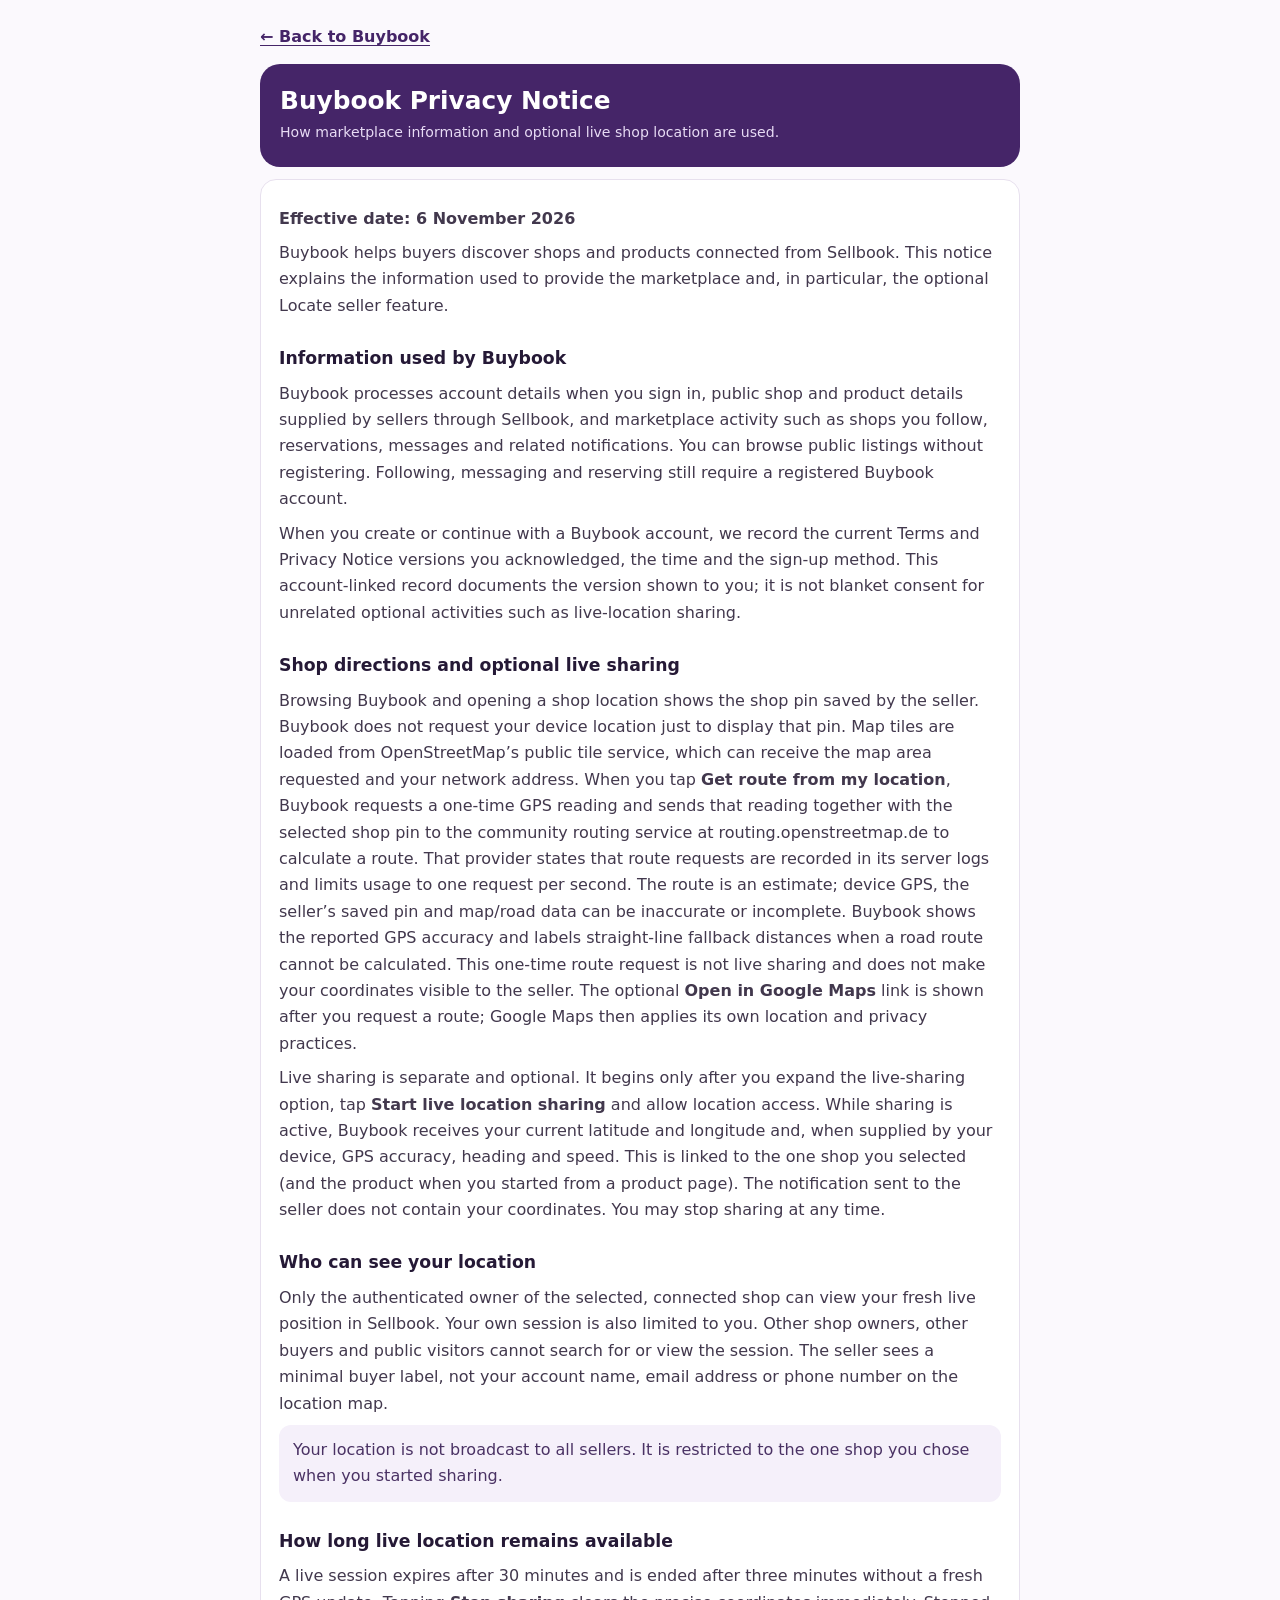
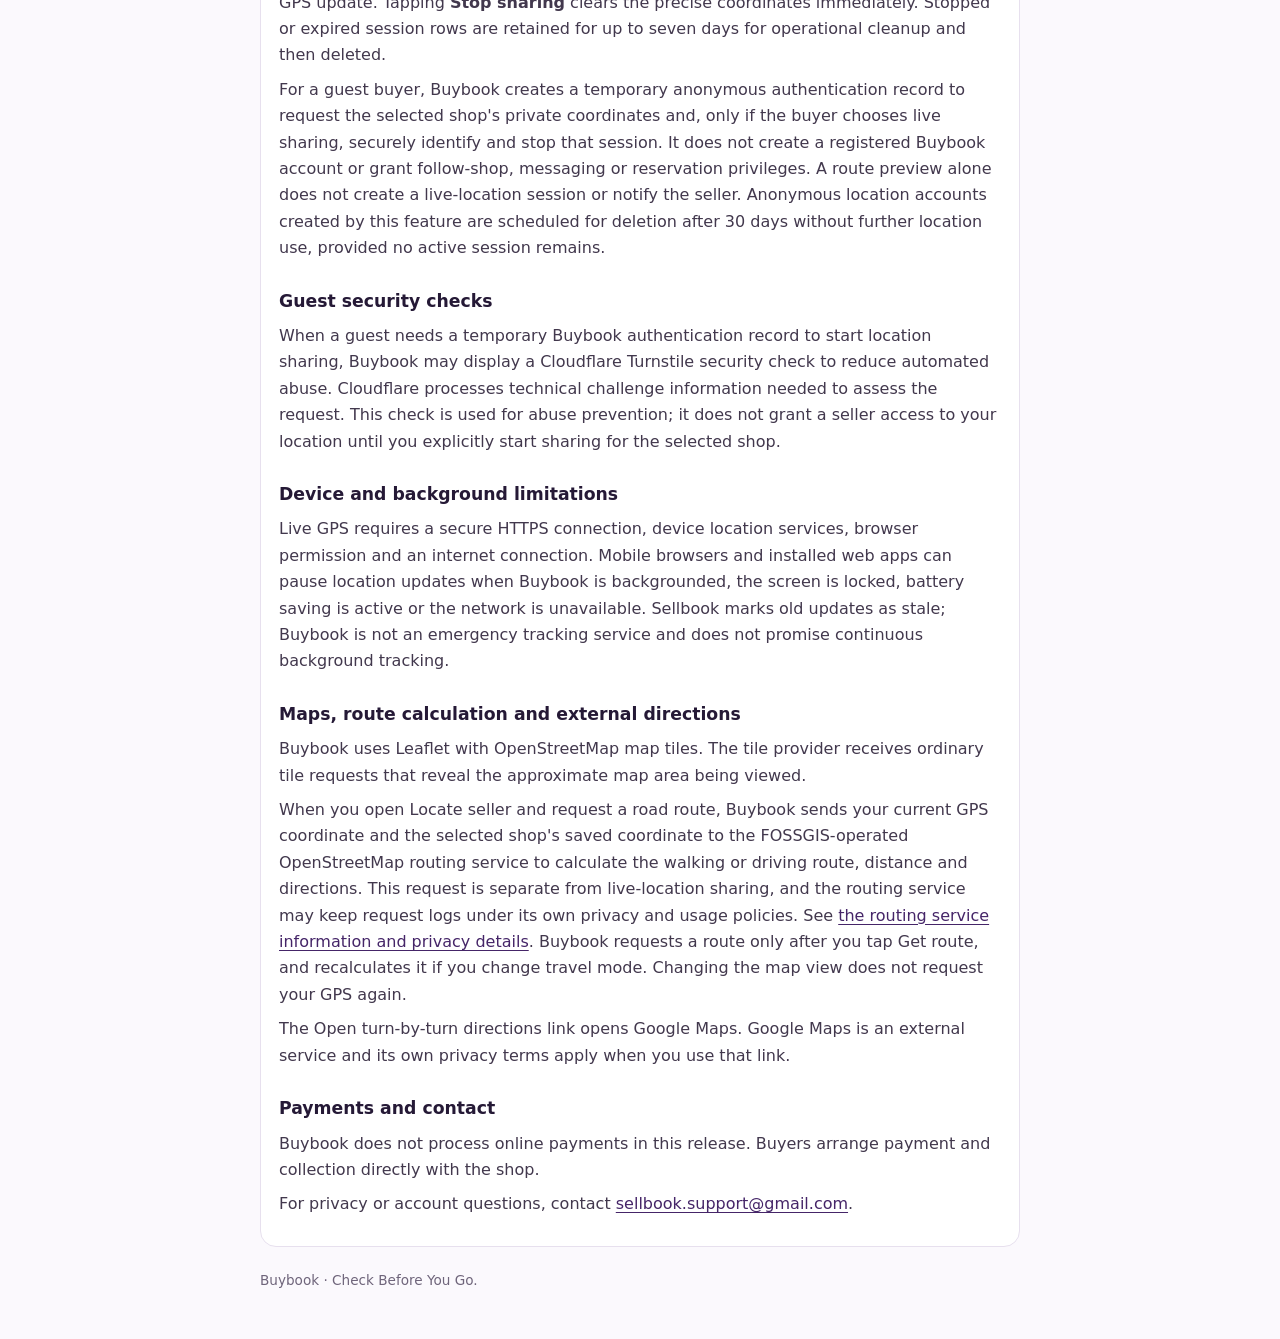
<file: buybook-production/static/privacy.html>
<!doctype html>
<html lang="en">
<head>
  <meta charset="utf-8">
  <meta name="viewport" content="width=device-width, initial-scale=1">
  <meta name="theme-color" content="#40215f">
  <title>Buybook — Privacy notice</title>
  <style>
    :root{color-scheme:light;--ink:#251936;--muted:#6f657b;--line:#e7e0ee;--purple:#452568;--soft:#f5f0fa}
    *{box-sizing:border-box}
    body{margin:0;background:#fbf9fd;color:var(--ink);font:16px/1.65 system-ui,-apple-system,Segoe UI,sans-serif}
    main{width:min(760px,100% - 28px);margin:24px auto 48px}
    header{padding:22px 20px;border-radius:20px;background:var(--purple);color:#fff}
    header p{margin:4px 0 0;color:#e8dcf5;font-size:.88rem}
    h1{margin:0;font-size:1.55rem;line-height:1.25}
    h2{margin:25px 0 7px;font-size:1.08rem}
    p{margin:8px 0;color:#42384d}
    .card{margin-top:12px;padding:18px 18px 20px;border:1px solid var(--line);border-radius:16px;background:#fff}
    .note{padding:12px 14px;border-radius:12px;background:var(--soft);color:#4a3264}
    a{color:var(--purple);text-underline-offset:3px}
    .back{display:inline-block;margin:0 0 14px;font-weight:700}
    footer{margin-top:22px;color:var(--muted);font-size:.85rem}
  </style>
</head>
<body>
<main>
  <a class="back" href="/">← Back to Buybook</a>
  <header>
    <h1>Buybook Privacy Notice</h1>
    <p>How marketplace information and optional live shop location are used.</p>
  </header>

  <section class="card">
    <p><strong>Effective date: 6 November 2026</strong></p>
    <p>Buybook helps buyers discover shops and products connected from Sellbook. This notice explains the information used to provide the marketplace and, in particular, the optional Locate seller feature.</p>

    <h2>Information used by Buybook</h2>
    <p>Buybook processes account details when you sign in, public shop and product details supplied by sellers through Sellbook, and marketplace activity such as shops you follow, reservations, messages and related notifications. You can browse public listings without registering. Following, messaging and reserving still require a registered Buybook account.</p>
    <p>When you create or continue with a Buybook account, we record the current Terms and Privacy Notice versions you acknowledged, the time and the sign-up method. This account-linked record documents the version shown to you; it is not blanket consent for unrelated optional activities such as live-location sharing.</p>

    <h2>Shop directions and optional live sharing</h2>
    <p>Browsing Buybook and opening a shop location shows the shop pin saved by the seller. Buybook does not request your device location just to display that pin. Map tiles are loaded from OpenStreetMap’s public tile service, which can receive the map area requested and your network address. When you tap <strong>Get route from my location</strong>, Buybook requests a one-time GPS reading and sends that reading together with the selected shop pin to the community routing service at routing.openstreetmap.de to calculate a route. That provider states that route requests are recorded in its server logs and limits usage to one request per second. The route is an estimate; device GPS, the seller’s saved pin and map/road data can be inaccurate or incomplete. Buybook shows the reported GPS accuracy and labels straight-line fallback distances when a road route cannot be calculated. This one-time route request is not live sharing and does not make your coordinates visible to the seller. The optional <strong>Open in Google Maps</strong> link is shown after you request a route; Google Maps then applies its own location and privacy practices.</p>
    <p>Live sharing is separate and optional. It begins only after you expand the live-sharing option, tap <strong>Start live location sharing</strong> and allow location access. While sharing is active, Buybook receives your current latitude and longitude and, when supplied by your device, GPS accuracy, heading and speed. This is linked to the one shop you selected (and the product when you started from a product page). The notification sent to the seller does not contain your coordinates. You may stop sharing at any time.</p>

    <h2>Who can see your location</h2>
    <p>Only the authenticated owner of the selected, connected shop can view your fresh live position in Sellbook. Your own session is also limited to you. Other shop owners, other buyers and public visitors cannot search for or view the session. The seller sees a minimal buyer label, not your account name, email address or phone number on the location map.</p>
    <p class="note">Your location is not broadcast to all sellers. It is restricted to the one shop you chose when you started sharing.</p>

    <h2>How long live location remains available</h2>
    <p>A live session expires after 30 minutes and is ended after three minutes without a fresh GPS update. Tapping <strong>Stop sharing</strong> clears the precise coordinates immediately. Stopped or expired session rows are retained for up to seven days for operational cleanup and then deleted.</p>
    <p>For a guest buyer, Buybook creates a temporary anonymous authentication record to request the selected shop's private coordinates and, only if the buyer chooses live sharing, securely identify and stop that session. It does not create a registered Buybook account or grant follow-shop, messaging or reservation privileges. A route preview alone does not create a live-location session or notify the seller. Anonymous location accounts created by this feature are scheduled for deletion after 30 days without further location use, provided no active session remains.</p>

    <h2>Guest security checks</h2>
    <p>When a guest needs a temporary Buybook authentication record to start location sharing, Buybook may display a Cloudflare Turnstile security check to reduce automated abuse. Cloudflare processes technical challenge information needed to assess the request. This check is used for abuse prevention; it does not grant a seller access to your location until you explicitly start sharing for the selected shop.</p>

    <h2>Device and background limitations</h2>
    <p>Live GPS requires a secure HTTPS connection, device location services, browser permission and an internet connection. Mobile browsers and installed web apps can pause location updates when Buybook is backgrounded, the screen is locked, battery saving is active or the network is unavailable. Sellbook marks old updates as stale; Buybook is not an emergency tracking service and does not promise continuous background tracking.</p>

    <h2>Maps, route calculation and external directions</h2>
    <p>Buybook uses Leaflet with OpenStreetMap map tiles. The tile provider receives ordinary tile requests that reveal the approximate map area being viewed.</p>
    <p>When you open Locate seller and request a road route, Buybook sends your current GPS coordinate and the selected shop's saved coordinate to the FOSSGIS-operated OpenStreetMap routing service to calculate the walking or driving route, distance and directions. This request is separate from live-location sharing, and the routing service may keep request logs under its own privacy and usage policies. See <a href="https://routing.openstreetmap.de/about.html" target="_blank" rel="noopener noreferrer">the routing service information and privacy details</a>. Buybook requests a route only after you tap Get route, and recalculates it if you change travel mode. Changing the map view does not request your GPS again.</p>
    <p>The Open turn-by-turn directions link opens Google Maps. Google Maps is an external service and its own privacy terms apply when you use that link.</p>

    <h2>Payments and contact</h2>
    <p>Buybook does not process online payments in this release. Buyers arrange payment and collection directly with the shop.</p>
    <p>For privacy or account questions, contact <a href="mailto:sellbook.support@gmail.com">sellbook.support@gmail.com</a>.</p>
  </section>
  <footer>Buybook · Check Before You Go.</footer>
</main>
</body>
</html>
</file>
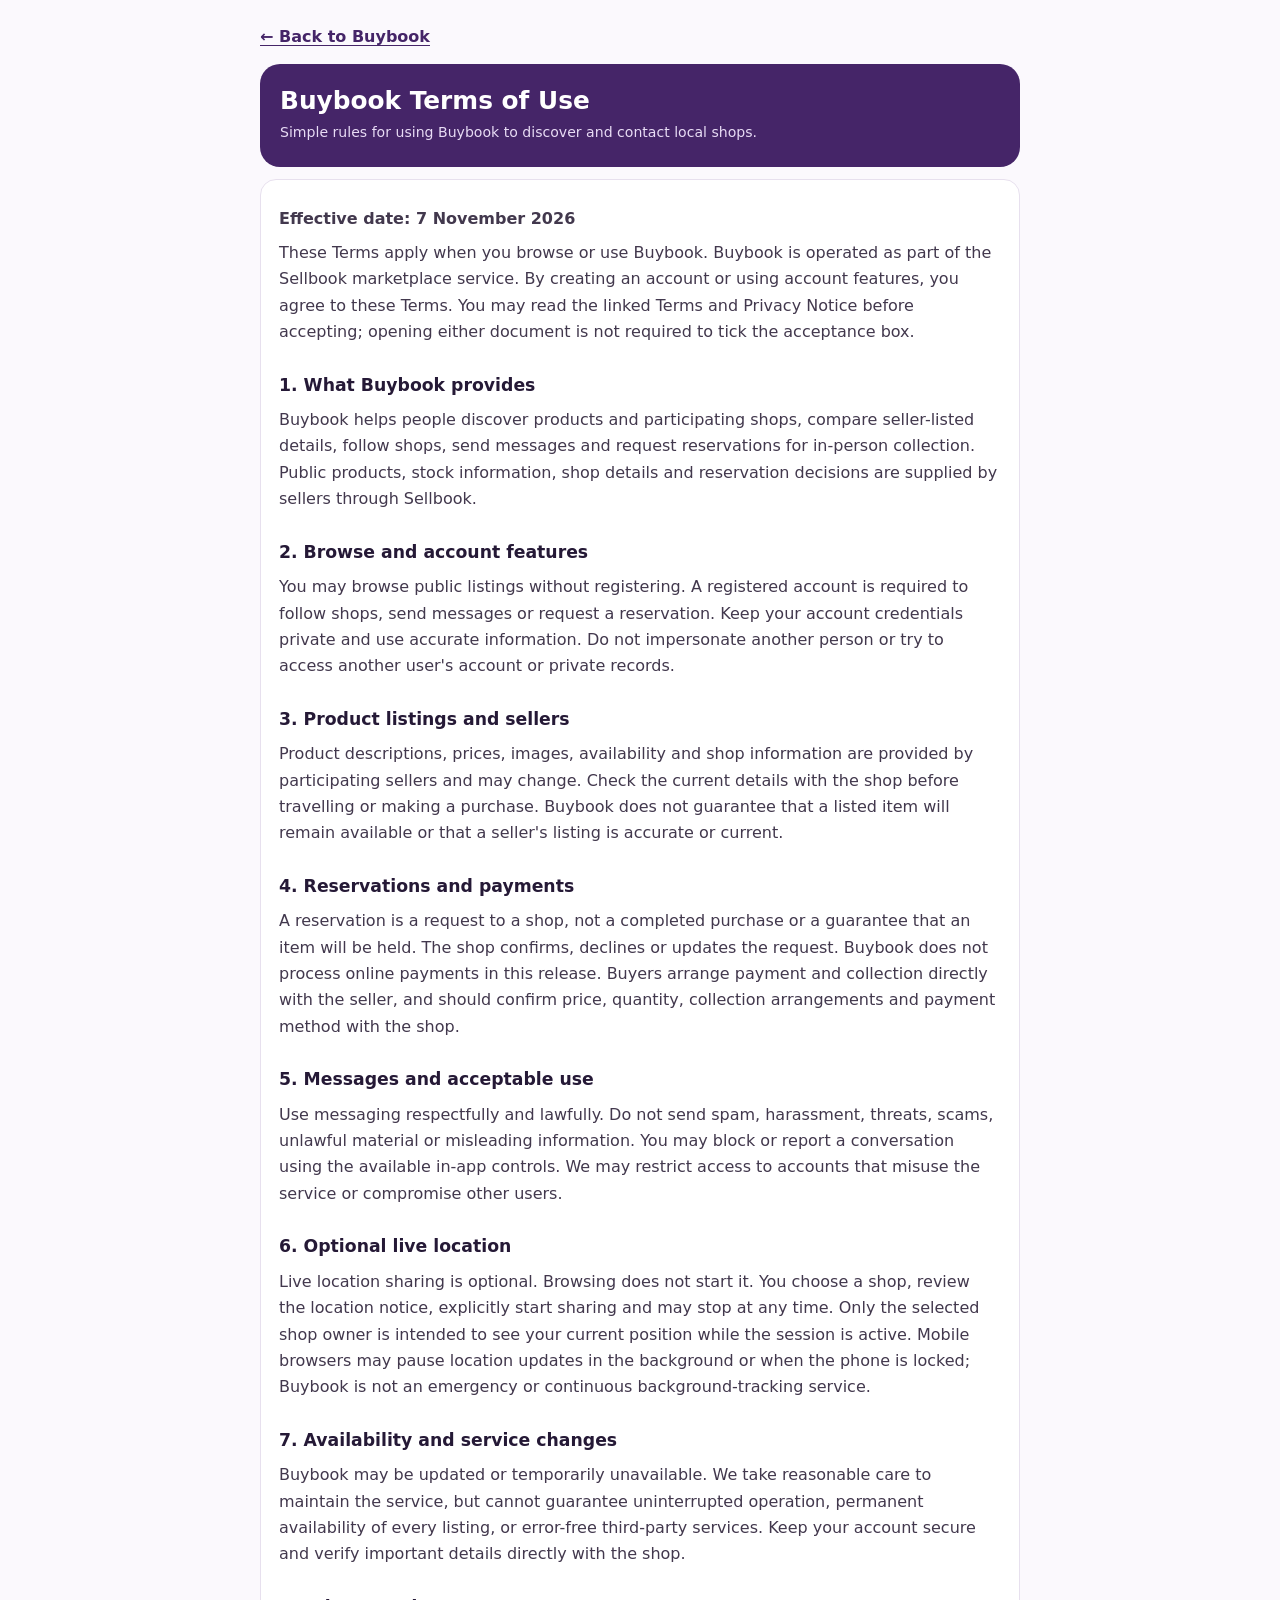
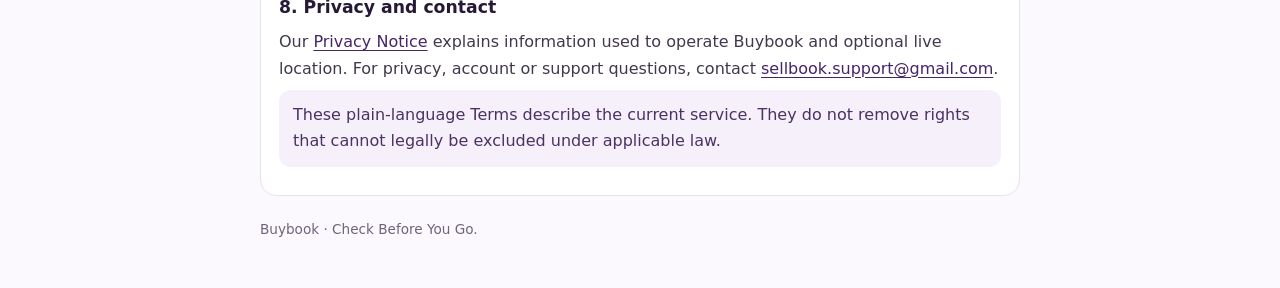
<file: buybook-production/static/terms.html>
<!doctype html>
<html lang="en">
<head>
  <meta charset="utf-8">
  <meta name="viewport" content="width=device-width, initial-scale=1">
  <meta name="theme-color" content="#573ba2">
  <title>Buybook — Terms of Use</title>
  <style>
    :root{color-scheme:light;--ink:#251936;--muted:#6f657b;--line:#e7e0ee;--purple:#452568;--soft:#f5f0fa}
    *{box-sizing:border-box}
    body{margin:0;background:#fbf9fd;color:var(--ink);font:16px/1.65 system-ui,-apple-system,Segoe UI,sans-serif}
    main{width:min(760px,100% - 28px);margin:24px auto 48px}
    header{padding:22px 20px;border-radius:20px;background:var(--purple);color:#fff}
    header p{margin:4px 0 0;color:#e8dcf5;font-size:.88rem}
    h1{margin:0;font-size:1.55rem;line-height:1.25}
    h2{margin:25px 0 7px;font-size:1.08rem}
    p{margin:8px 0;color:#42384d}
    .card{margin-top:12px;padding:18px 18px 20px;border:1px solid var(--line);border-radius:16px;background:#fff}
    .note{padding:12px 14px;border-radius:12px;background:var(--soft);color:#4a3264}
    a{color:var(--purple);text-underline-offset:3px}
    .back{display:inline-block;margin:0 0 14px;font-weight:700}
    footer{margin-top:22px;color:var(--muted);font-size:.85rem}
  </style>
</head>
<body>
<main>
  <a class="back" href="/">← Back to Buybook</a>
  <header><h1>Buybook Terms of Use</h1><p>Simple rules for using Buybook to discover and contact local shops.</p></header>
  <section class="card">
    <p><strong>Effective date: 7 November 2026</strong></p>
    <p>These Terms apply when you browse or use Buybook. Buybook is operated as part of the Sellbook marketplace service. By creating an account or using account features, you agree to these Terms. You may read the linked Terms and Privacy Notice before accepting; opening either document is not required to tick the acceptance box.</p>
    <h2>1. What Buybook provides</h2>
    <p>Buybook helps people discover products and participating shops, compare seller-listed details, follow shops, send messages and request reservations for in-person collection. Public products, stock information, shop details and reservation decisions are supplied by sellers through Sellbook.</p>
    <h2>2. Browse and account features</h2>
    <p>You may browse public listings without registering. A registered account is required to follow shops, send messages or request a reservation. Keep your account credentials private and use accurate information. Do not impersonate another person or try to access another user's account or private records.</p>
    <h2>3. Product listings and sellers</h2>
    <p>Product descriptions, prices, images, availability and shop information are provided by participating sellers and may change. Check the current details with the shop before travelling or making a purchase. Buybook does not guarantee that a listed item will remain available or that a seller's listing is accurate or current.</p>
    <h2>4. Reservations and payments</h2>
    <p>A reservation is a request to a shop, not a completed purchase or a guarantee that an item will be held. The shop confirms, declines or updates the request. Buybook does not process online payments in this release. Buyers arrange payment and collection directly with the seller, and should confirm price, quantity, collection arrangements and payment method with the shop.</p>
    <h2>5. Messages and acceptable use</h2>
    <p>Use messaging respectfully and lawfully. Do not send spam, harassment, threats, scams, unlawful material or misleading information. You may block or report a conversation using the available in-app controls. We may restrict access to accounts that misuse the service or compromise other users.</p>
    <h2>6. Optional live location</h2>
    <p>Live location sharing is optional. Browsing does not start it. You choose a shop, review the location notice, explicitly start sharing and may stop at any time. Only the selected shop owner is intended to see your current position while the session is active. Mobile browsers may pause location updates in the background or when the phone is locked; Buybook is not an emergency or continuous background-tracking service.</p>
    <h2>7. Availability and service changes</h2>
    <p>Buybook may be updated or temporarily unavailable. We take reasonable care to maintain the service, but cannot guarantee uninterrupted operation, permanent availability of every listing, or error-free third-party services. Keep your account secure and verify important details directly with the shop.</p>
    <h2>8. Privacy and contact</h2>
    <p>Our <a href="/static/privacy.html" target="_blank" rel="noopener noreferrer">Privacy Notice</a> explains information used to operate Buybook and optional live location. For privacy, account or support questions, contact <a href="mailto:sellbook.support@gmail.com">sellbook.support@gmail.com</a>.</p>
    <p class="note">These plain-language Terms describe the current service. They do not remove rights that cannot legally be excluded under applicable law.</p>
  </section>
  <footer>Buybook · Check Before You Go.</footer>
</main>
</body>
</html>
</file>
